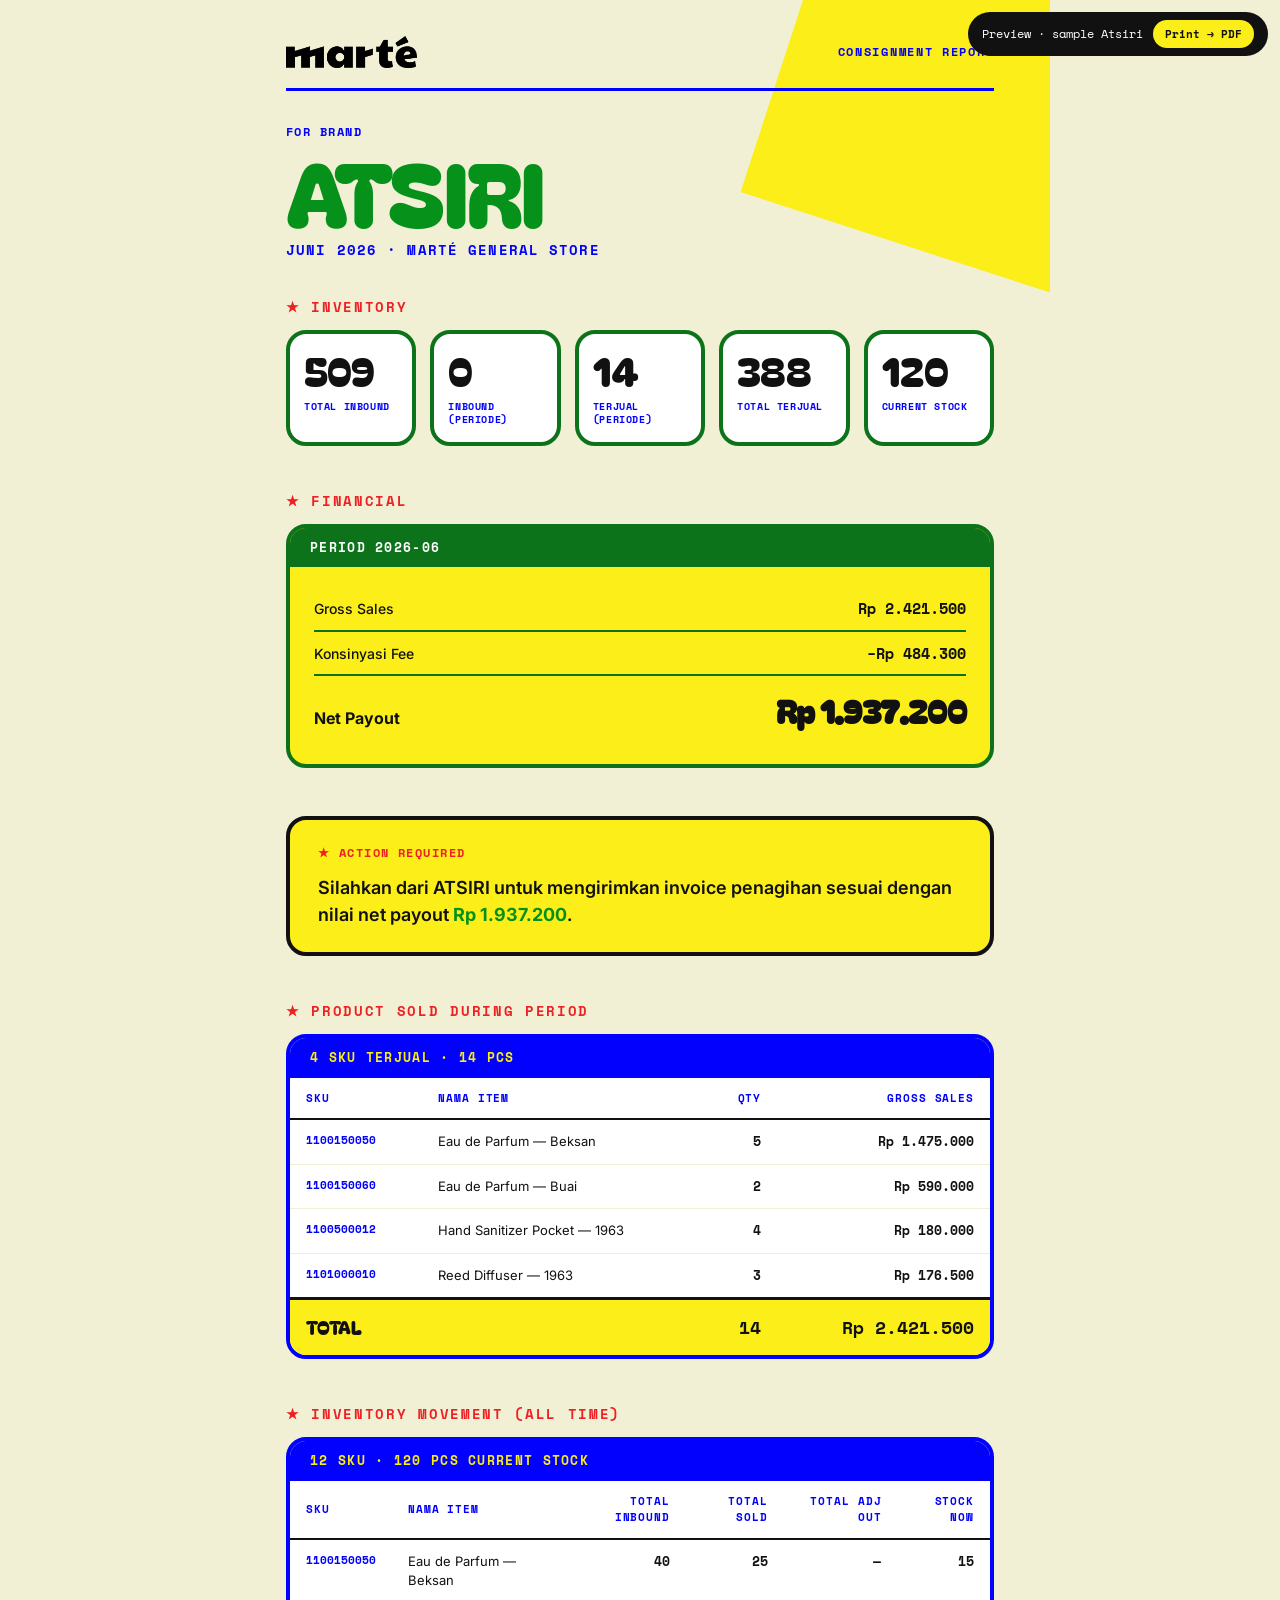
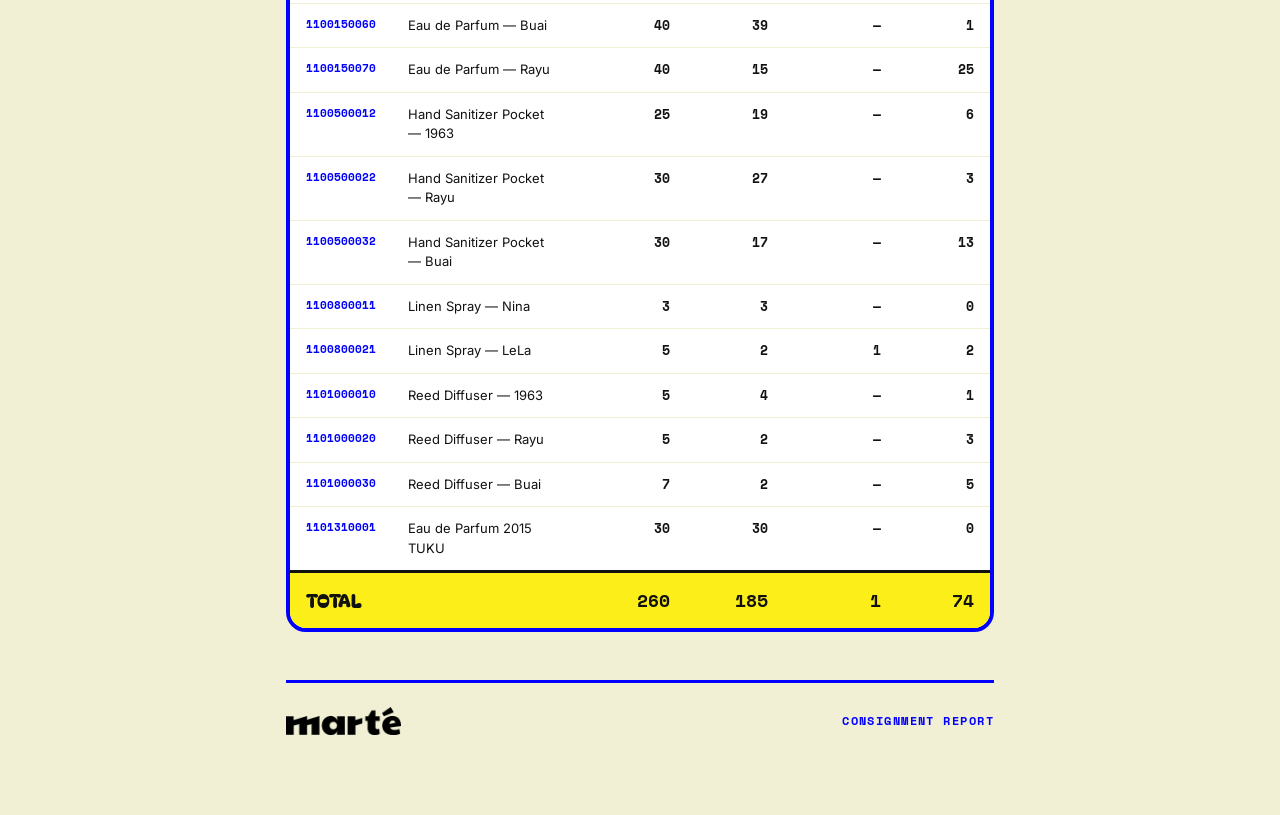
<file: marte-pdf-preview.html>
<!doctype html>
<html lang="id">
<head>
  <meta charset="utf-8">
  <title>Consignment Report · ATSIRI · Juni 2026</title>
  <link rel="preconnect" href="https://fonts.googleapis.com">
  <link rel="preconnect" href="https://fonts.gstatic.com" crossorigin>
  <link href="https://fonts.googleapis.com/css2?family=Bagel+Fat+One&family=Fredoka:wght@400;500;600;700&family=Inter:wght@400;500;600;700&family=Space+Mono:wght@400;700&display=swap" rel="stylesheet">
  <style>
    :root {
      --cream:      #F1F0D4;
      --yellow:     #FCEE18;
      --green:      #06911A;
      --green-deep: #0C731A;
      --blue:       #0201FD;
      --red:        #ED2024;
      --ink:        #111111;
      --white:      #FFFFFF;

      --font-display: "Bagel Fat One", "Fredoka", system-ui, sans-serif;
      --font-mono:    "Space Mono", "JetBrains Mono", monospace;
      --font-body:    "Inter", "Space Grotesk", system-ui, sans-serif;

      --radius: 20px;
      --border: 4px;
    }

    *{ box-sizing: border-box; }
    html, body { margin: 0; padding: 0; background: var(--cream); color: var(--ink); font-family: var(--font-body); font-size: 16px; line-height: 1.5; -webkit-font-smoothing: antialiased; }

    /* Page wrapper — mimic the deck 16:9 vibe but in portrait-A4-ish flow */
    .page {
      position: relative;
      max-width: 820px;
      margin: 0 auto;
      padding: 36px 56px 80px;
      overflow: hidden;
    }

    /* Top brand bar — Marté logo + report title kicker */
    .brand-bar {
      display: flex;
      align-items: center;
      justify-content: space-between;
      padding-bottom: 20px;
      border-bottom: 3px solid var(--blue);
      margin-bottom: 32px;
      position: relative;
      z-index: 1;
    }
    .brand-bar img {
      height: 32px;
      width: auto;
    }
    .brand-bar .doc-title {
      font-family: var(--font-mono);
      color: var(--blue);
      text-transform: uppercase;
      letter-spacing: 0.14em;
      font-size: 12px;
      font-weight: 700;
    }

    /* Force a fresh page before big tables when printing so the panel
       header doesn't get orphaned at the bottom of a page. */
    .page-break {
      break-before: page;
      page-break-before: always;
    }

    /* Signature diagonal yellow wedge bleeding off the top-right corner. */
    .wedge {
      position: absolute;
      top: -120px;
      right: -120px;
      width: 380px;
      height: 380px;
      background: var(--yellow);
      transform: rotate(18deg);
      z-index: 0;
      pointer-events: none;
    }

    /* ── Header lockup ───────────────────────────────────────────── */
    .kicker {
      font-family: var(--font-mono);
      text-transform: uppercase;
      letter-spacing: 0.12em;
      color: var(--blue);
      font-size: 12px;
      font-weight: 700;
      position: relative;
      z-index: 1;
    }
    h1 {
      font-family: var(--font-display);
      font-weight: 400;
      color: var(--green);
      font-size: 88px;
      line-height: 0.95;
      margin: 8px 0 6px;
      letter-spacing: -0.02em;
      position: relative;
      z-index: 1;
    }
    .h-sub {
      font-family: var(--font-mono);
      color: var(--blue);
      font-size: 14px;
      text-transform: uppercase;
      letter-spacing: 0.08em;
      font-weight: 700;
      position: relative;
      z-index: 1;
      margin-bottom: 40px;
    }

    /* ── Stat row: big number + mono label ───────────────────────── */
    .stat-row {
      display: grid;
      grid-template-columns: repeat(5, 1fr);
      gap: 14px;
      margin-bottom: 48px;
      position: relative;
      z-index: 1;
    }
    .stat {
      background: var(--white);
      border: var(--border) solid var(--green-deep);
      border-radius: var(--radius);
      padding: 16px 14px;
    }
    .stat-num {
      font-family: var(--font-display);
      color: var(--ink);
      font-size: 40px;
      line-height: 1;
      letter-spacing: -0.02em;
    }
    .stat-lbl {
      font-family: var(--font-mono);
      color: var(--blue);
      text-transform: uppercase;
      letter-spacing: 0.06em;
      font-size: 10px;
      font-weight: 700;
      margin-top: 10px;
      line-height: 1.3;
    }

    /* ── Section title — mono red star eyebrow style ─────────────── */
    .section-title {
      font-family: var(--font-mono);
      color: var(--red);
      text-transform: uppercase;
      letter-spacing: 0.12em;
      font-weight: 700;
      font-size: 14px;
      line-height: 1;
      margin: 0 0 16px;
      position: relative;
      z-index: 1;
    }
    .section-title::before { content: "★ "; }

    /* ── Yellow Financial panel — the signature look ─────────────── */
    .panel {
      background: var(--yellow);
      border: var(--border) solid var(--green-deep);
      border-radius: var(--radius);
      overflow: hidden;
      margin-bottom: 48px;
      position: relative;
      z-index: 1;
    }
    .panel-header {
      background: var(--green-deep);
      color: var(--white);
      font-family: var(--font-mono);
      font-weight: 700;
      text-transform: uppercase;
      letter-spacing: 0.1em;
      font-size: 13px;
      padding: 10px 20px;
    }
    .panel-body { padding: 20px 24px; }
    .row {
      display: flex;
      justify-content: space-between;
      align-items: baseline;
      padding: 10px 0;
      border-bottom: 2px solid var(--green-deep);
    }
    .row:last-child { border-bottom: 0; }
    .row .k {
      font-family: var(--font-body);
      color: var(--ink);
      font-size: 14px;
      font-weight: 500;
    }
    .row .v {
      font-family: var(--font-mono);
      color: var(--ink);
      font-weight: 700;
      font-size: 15px;
    }
    .row.big .k { font-size: 16px; font-weight: 700; }
    .row.big .v {
      font-family: var(--font-display);
      font-size: 32px;
      letter-spacing: -0.02em;
    }

    /* ── Action Required — yellow panel with sticker-outlined text */
    .action {
      background: var(--yellow);
      border: var(--border) solid var(--ink);
      border-radius: var(--radius);
      padding: 24px 28px;
      margin-bottom: 48px;
      position: relative;
      z-index: 1;
    }
    .action-eyebrow {
      font-family: var(--font-mono);
      color: var(--red);
      text-transform: uppercase;
      letter-spacing: 0.12em;
      font-size: 12px;
      font-weight: 700;
      margin-bottom: 12px;
    }
    .action-body {
      font-family: var(--font-body);
      font-size: 18px;
      line-height: 1.5;
      color: var(--ink);
      font-weight: 600;
    }
    .action-body .amount { color: var(--green); font-weight: 700; }

    /* ── Per-product table inside a panel with green header bar ─── */
    .sku-panel {
      background: var(--white);
      border: var(--border) solid var(--blue);
      border-radius: var(--radius);
      overflow: hidden;
      margin-bottom: 48px;
      position: relative;
      z-index: 1;
    }
    .sku-panel .panel-header {
      background: var(--blue);
      color: var(--yellow);
    }
    .sku-table { width: 100%; border-collapse: collapse; }
    .sku-table th {
      font-family: var(--font-mono);
      font-size: 11px;
      text-transform: uppercase;
      letter-spacing: 0.08em;
      color: var(--blue);
      font-weight: 700;
      text-align: left;
      padding: 12px 16px;
      border-bottom: 2px solid var(--ink);
    }
    .sku-table th:nth-child(n+3) { text-align: right; }
    .sku-table td {
      padding: 12px 16px;
      border-bottom: 1px solid var(--cream);
      font-size: 13px;
      vertical-align: top;
    }
    .sku-table .sku-code {
      font-family: var(--font-mono);
      font-weight: 700;
      color: var(--blue);
      font-size: 11px;
      white-space: nowrap;
    }
    .sku-table .sku-num {
      font-family: var(--font-mono);
      text-align: right;
      font-weight: 700;
    }
    .sku-table tfoot td {
      background: var(--yellow);
      border-top: 3px solid var(--ink);
      border-bottom: 0;
      font-family: var(--font-display);
      font-weight: 400;
      font-size: 18px;
      padding: 14px 16px;
    }

    /* ── Status sticker chips ────────────────────────────────────── */
    .stickers { display:flex; gap:12px; flex-wrap:wrap; margin-bottom: 64px; position: relative; z-index: 1; }
    .sticker {
      background: var(--yellow);
      border: 3px solid var(--ink);
      border-radius: 999px;
      padding: 8px 18px;
      font-family: var(--font-mono);
      font-weight: 700;
      font-size: 12px;
      text-transform: uppercase;
      letter-spacing: 0.06em;
      color: var(--ink);
      display: inline-flex;
      align-items: center;
      gap: 8px;
    }
    .sticker.muted { background: var(--cream); border-color: var(--green-deep); color: var(--green-deep); }
    .sticker.link { background: var(--red); color: var(--white); border-color: var(--ink); text-decoration: none; }
    .dot { width:8px; height:8px; border-radius:9999px; background: var(--ink); display:inline-block; }
    .muted .dot { background: var(--green-deep); }
    .link .dot { background: var(--white); }

    /* ── Footer lock-up — marté wordmark left, mono label right ── */
    .footer {
      display: flex;
      justify-content: space-between;
      align-items: center;
      padding-top: 24px;
      border-top: 3px solid var(--blue);
      position: relative;
      z-index: 1;
    }
    .footer img { height: 28px; width: auto; }
    .footer-label {
      font-family: var(--font-mono);
      color: var(--blue);
      text-transform: uppercase;
      letter-spacing: 0.12em;
      font-size: 12px;
      font-weight: 700;
    }

    /* Print: remove margins so the cream bleeds to the page edge */
    @page { margin: 0; size: A4; }
    @media print {
      .page { padding: 40px 40px 56px; max-width: 100%; }
      .wedge { display: block; }
    }

    /* Preview-only toolbar that won't be in the actual PDF */
    .preview-bar {
      position: fixed; top: 12px; right: 12px; z-index: 10;
      background: var(--ink); color: var(--white);
      font-family: var(--font-mono); font-size: 12px; padding: 8px 14px;
      border-radius: 9999px; display:flex; gap:10px; align-items:center;
    }
    .preview-bar button {
      background: var(--yellow); color: var(--ink); border: 0; border-radius: 9999px;
      font-family: var(--font-mono); font-weight: 700; font-size: 11px; padding: 6px 12px; cursor: pointer;
    }
    @media print { .preview-bar { display: none; } }
  </style>
</head>
<body>

<div class="preview-bar">
  <span>Preview · sample Atsiri</span>
  <button onclick="window.print()">Print → PDF</button>
</div>

<div class="page">
  <div class="wedge"></div>

  <!-- Brand bar — logo + report name -->
  <div class="brand-bar">
    <img src="assets/logo-marte.png" alt="Marté">
    <div class="doc-title">Consignment Report</div>
  </div>

  <!-- Header lockup -->
  <div class="kicker">For Brand</div>
  <h1>ATSIRI</h1>
  <div class="h-sub">Juni 2026 · Marté General Store</div>

  <!-- Inventory summary: 5 stat blocks -->
  <h2 class="section-title">Inventory</h2>
  <div class="stat-row">
    <div class="stat">
      <div class="stat-num">509</div>
      <div class="stat-lbl">Total Inbound</div>
    </div>
    <div class="stat">
      <div class="stat-num">0</div>
      <div class="stat-lbl">Inbound (Periode)</div>
    </div>
    <div class="stat">
      <div class="stat-num">14</div>
      <div class="stat-lbl">Terjual (Periode)</div>
    </div>
    <div class="stat">
      <div class="stat-num">388</div>
      <div class="stat-lbl">Total Terjual</div>
    </div>
    <div class="stat">
      <div class="stat-num">120</div>
      <div class="stat-lbl">Current Stock</div>
    </div>
  </div>

  <!-- Financial panel -->
  <h2 class="section-title">Financial</h2>
  <div class="panel">
    <div class="panel-header">Period 2026-06</div>
    <div class="panel-body">
      <div class="row">
        <span class="k">Gross Sales</span>
        <span class="v">Rp 2.421.500</span>
      </div>
      <div class="row">
        <span class="k">Konsinyasi Fee</span>
        <span class="v">−Rp 484.300</span>
      </div>
      <div class="row big">
        <span class="k">Net Payout</span>
        <span class="v">Rp 1.937.200</span>
      </div>
    </div>
  </div>

  <!-- Action Required — the signature black-on-yellow + sticker-outlined call -->
  <div class="action">
    <div class="action-eyebrow">★ Action Required</div>
    <div class="action-body">
      Silahkan dari ATSIRI untuk mengirimkan invoice penagihan sesuai dengan nilai net payout
      <span class="amount">Rp 1.937.200</span>.
    </div>
  </div>

  <!-- Table 1: Product sold during period — fresh page so the header isn't orphaned -->
  <h2 class="section-title page-break">Product Sold During Period</h2>
  <div class="sku-panel">
    <div class="panel-header">4 SKU TERJUAL · 14 PCS</div>
    <table class="sku-table">
      <thead>
        <tr>
          <th>SKU</th>
          <th>Nama Item</th>
          <th>Qty</th>
          <th>Gross Sales</th>
        </tr>
      </thead>
      <tbody>
        <tr>
          <td class="sku-code">1100150050</td>
          <td>Eau de Parfum — Beksan</td>
          <td class="sku-num">5</td>
          <td class="sku-num">Rp 1.475.000</td>
        </tr>
        <tr>
          <td class="sku-code">1100150060</td>
          <td>Eau de Parfum — Buai</td>
          <td class="sku-num">2</td>
          <td class="sku-num">Rp 590.000</td>
        </tr>
        <tr>
          <td class="sku-code">1100500012</td>
          <td>Hand Sanitizer Pocket — 1963</td>
          <td class="sku-num">4</td>
          <td class="sku-num">Rp 180.000</td>
        </tr>
        <tr>
          <td class="sku-code">1101000010</td>
          <td>Reed Diffuser — 1963</td>
          <td class="sku-num">3</td>
          <td class="sku-num">Rp 176.500</td>
        </tr>
      </tbody>
      <tfoot>
        <tr>
          <td colspan="2">TOTAL</td>
          <td class="sku-num">14</td>
          <td class="sku-num">Rp 2.421.500</td>
        </tr>
      </tfoot>
    </table>
  </div>

  <!-- Table 2: Inventory movement — ALL TIME totals -->
  <h2 class="section-title page-break">Inventory Movement (All Time)</h2>
  <div class="sku-panel">
    <div class="panel-header">12 SKU · 120 PCS CURRENT STOCK</div>
    <table class="sku-table">
      <thead>
        <tr>
          <th>SKU</th>
          <th>Nama Item</th>
          <th>Total Inbound</th>
          <th>Total Sold</th>
          <th>Total Adj OUT</th>
          <th>Stock Now</th>
        </tr>
      </thead>
      <tbody>
        <tr>
          <td class="sku-code">1100150050</td>
          <td>Eau de Parfum — Beksan</td>
          <td class="sku-num">40</td>
          <td class="sku-num">25</td>
          <td class="sku-num">—</td>
          <td class="sku-num">15</td>
        </tr>
        <tr>
          <td class="sku-code">1100150060</td>
          <td>Eau de Parfum — Buai</td>
          <td class="sku-num">40</td>
          <td class="sku-num">39</td>
          <td class="sku-num">—</td>
          <td class="sku-num">1</td>
        </tr>
        <tr>
          <td class="sku-code">1100150070</td>
          <td>Eau de Parfum — Rayu</td>
          <td class="sku-num">40</td>
          <td class="sku-num">15</td>
          <td class="sku-num">—</td>
          <td class="sku-num">25</td>
        </tr>
        <tr>
          <td class="sku-code">1100500012</td>
          <td>Hand Sanitizer Pocket — 1963</td>
          <td class="sku-num">25</td>
          <td class="sku-num">19</td>
          <td class="sku-num">—</td>
          <td class="sku-num">6</td>
        </tr>
        <tr>
          <td class="sku-code">1100500022</td>
          <td>Hand Sanitizer Pocket — Rayu</td>
          <td class="sku-num">30</td>
          <td class="sku-num">27</td>
          <td class="sku-num">—</td>
          <td class="sku-num">3</td>
        </tr>
        <tr>
          <td class="sku-code">1100500032</td>
          <td>Hand Sanitizer Pocket — Buai</td>
          <td class="sku-num">30</td>
          <td class="sku-num">17</td>
          <td class="sku-num">—</td>
          <td class="sku-num">13</td>
        </tr>
        <tr>
          <td class="sku-code">1100800011</td>
          <td>Linen Spray — Nina</td>
          <td class="sku-num">3</td>
          <td class="sku-num">3</td>
          <td class="sku-num">—</td>
          <td class="sku-num">0</td>
        </tr>
        <tr>
          <td class="sku-code">1100800021</td>
          <td>Linen Spray — LeLa</td>
          <td class="sku-num">5</td>
          <td class="sku-num">2</td>
          <td class="sku-num">1</td>
          <td class="sku-num">2</td>
        </tr>
        <tr>
          <td class="sku-code">1101000010</td>
          <td>Reed Diffuser — 1963</td>
          <td class="sku-num">5</td>
          <td class="sku-num">4</td>
          <td class="sku-num">—</td>
          <td class="sku-num">1</td>
        </tr>
        <tr>
          <td class="sku-code">1101000020</td>
          <td>Reed Diffuser — Rayu</td>
          <td class="sku-num">5</td>
          <td class="sku-num">2</td>
          <td class="sku-num">—</td>
          <td class="sku-num">3</td>
        </tr>
        <tr>
          <td class="sku-code">1101000030</td>
          <td>Reed Diffuser — Buai</td>
          <td class="sku-num">7</td>
          <td class="sku-num">2</td>
          <td class="sku-num">—</td>
          <td class="sku-num">5</td>
        </tr>
        <tr>
          <td class="sku-code">1101310001</td>
          <td>Eau de Parfum 2015 TUKU</td>
          <td class="sku-num">30</td>
          <td class="sku-num">30</td>
          <td class="sku-num">—</td>
          <td class="sku-num">0</td>
        </tr>
      </tbody>
      <tfoot>
        <tr>
          <td colspan="2">TOTAL</td>
          <td class="sku-num">260</td>
          <td class="sku-num">185</td>
          <td class="sku-num">1</td>
          <td class="sku-num">74</td>
        </tr>
      </tfoot>
    </table>
  </div>

  <!-- Footer lock-up -->
  <div class="footer">
    <img src="assets/logo-marte.png" alt="Marté">
    <span class="footer-label">Consignment Report</span>
  </div>

</div>

</body>
</html>
</file>
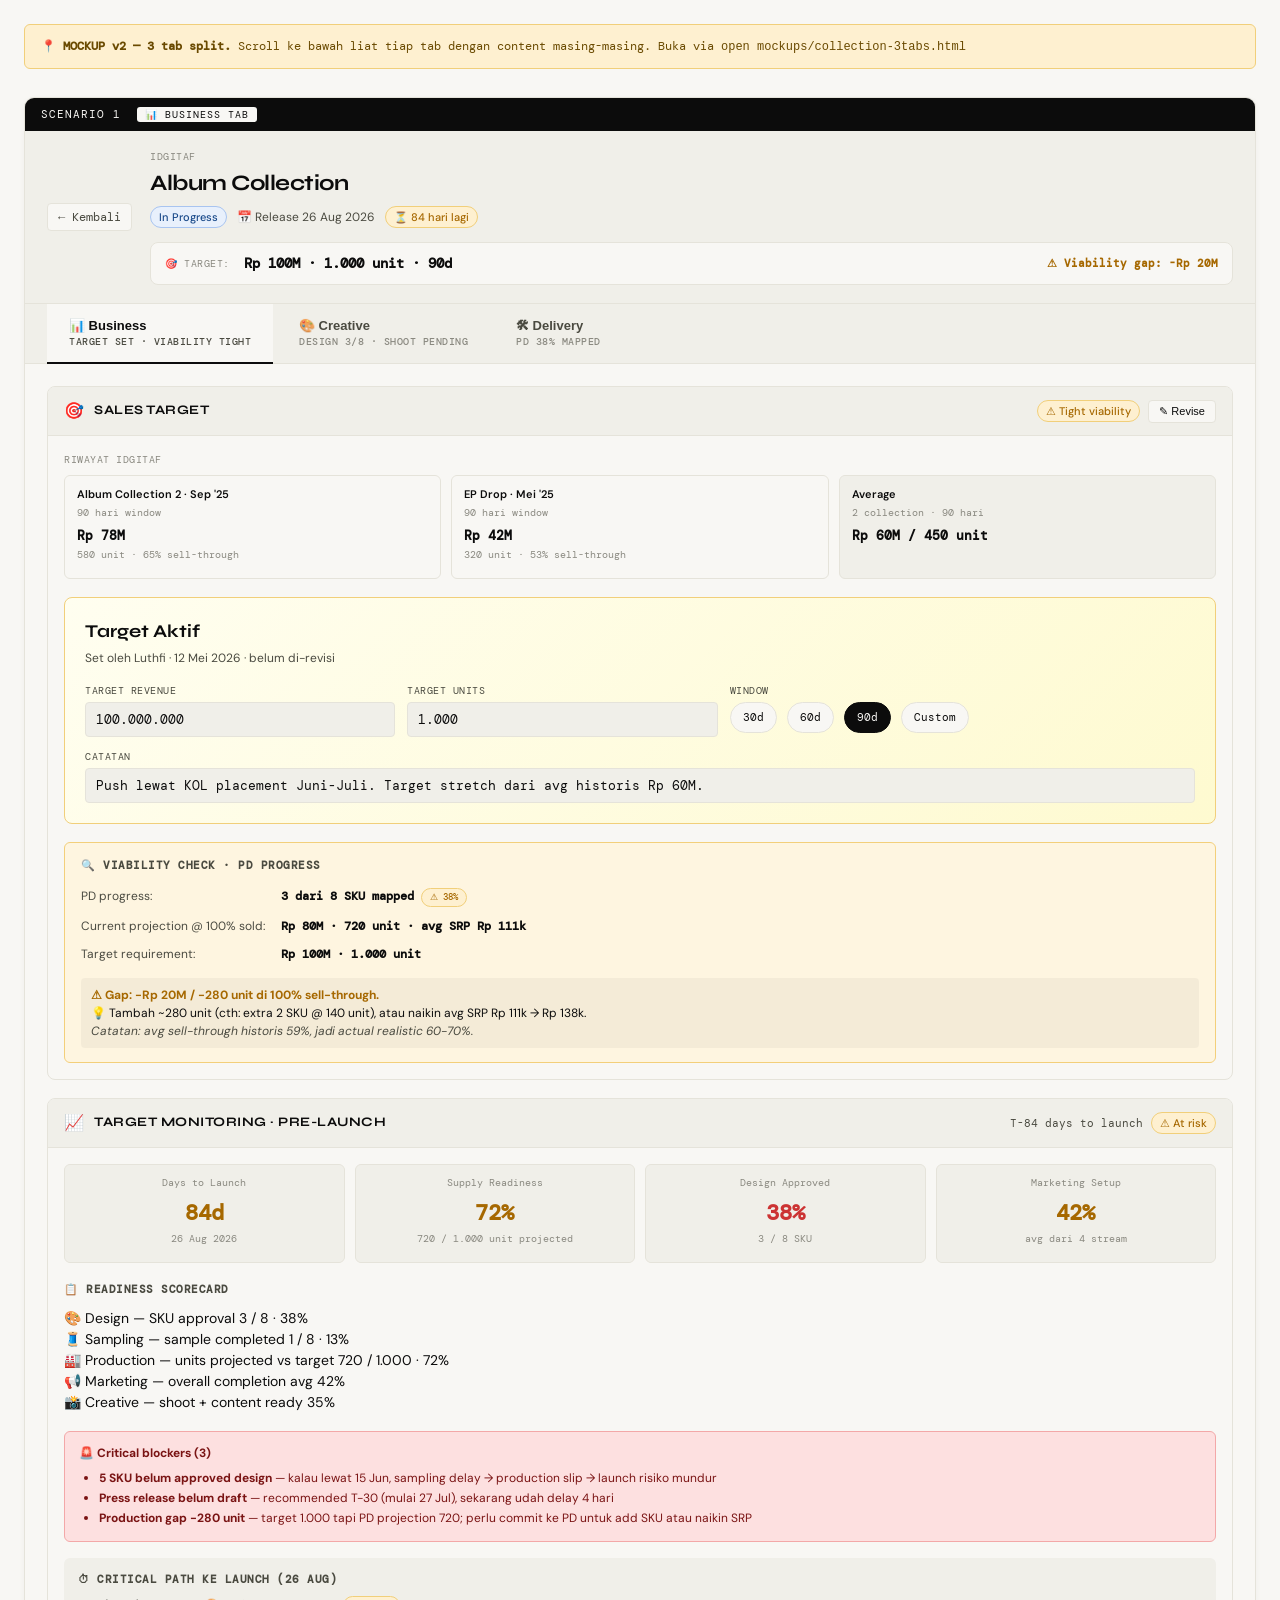
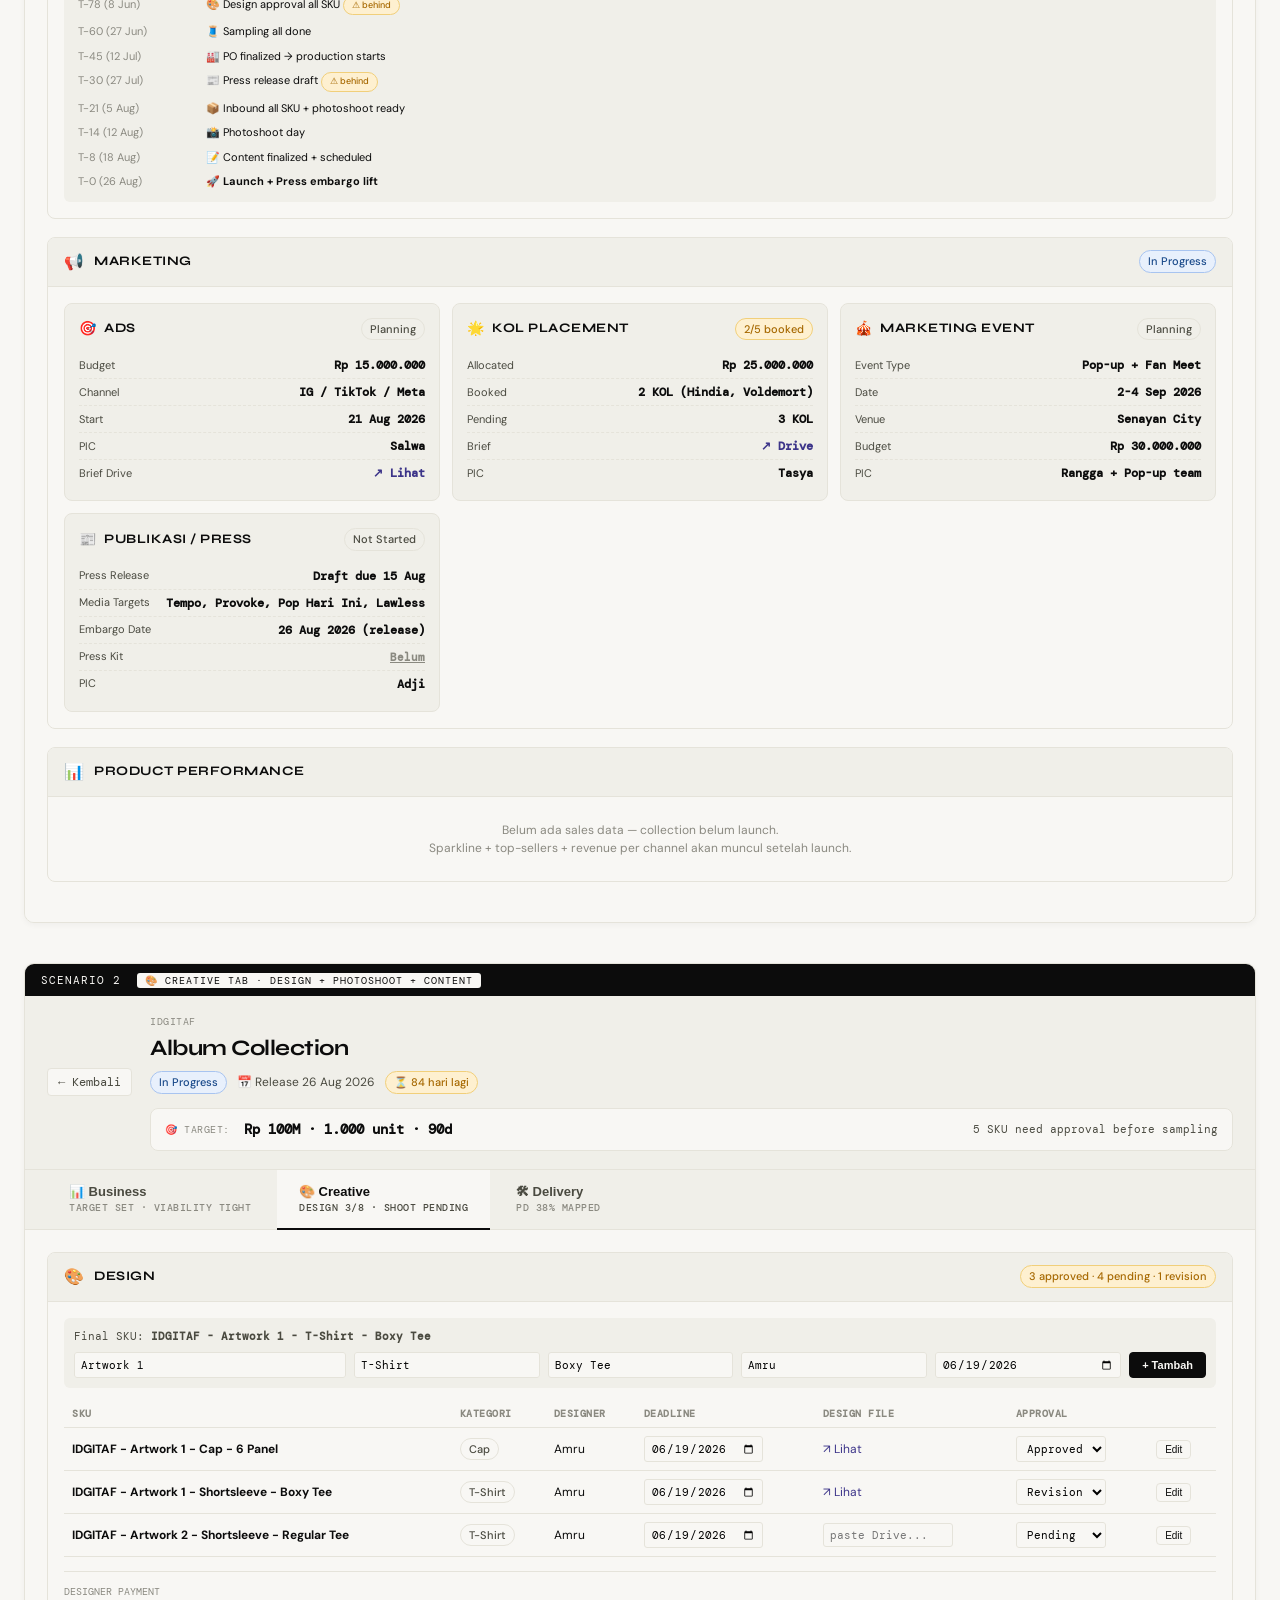
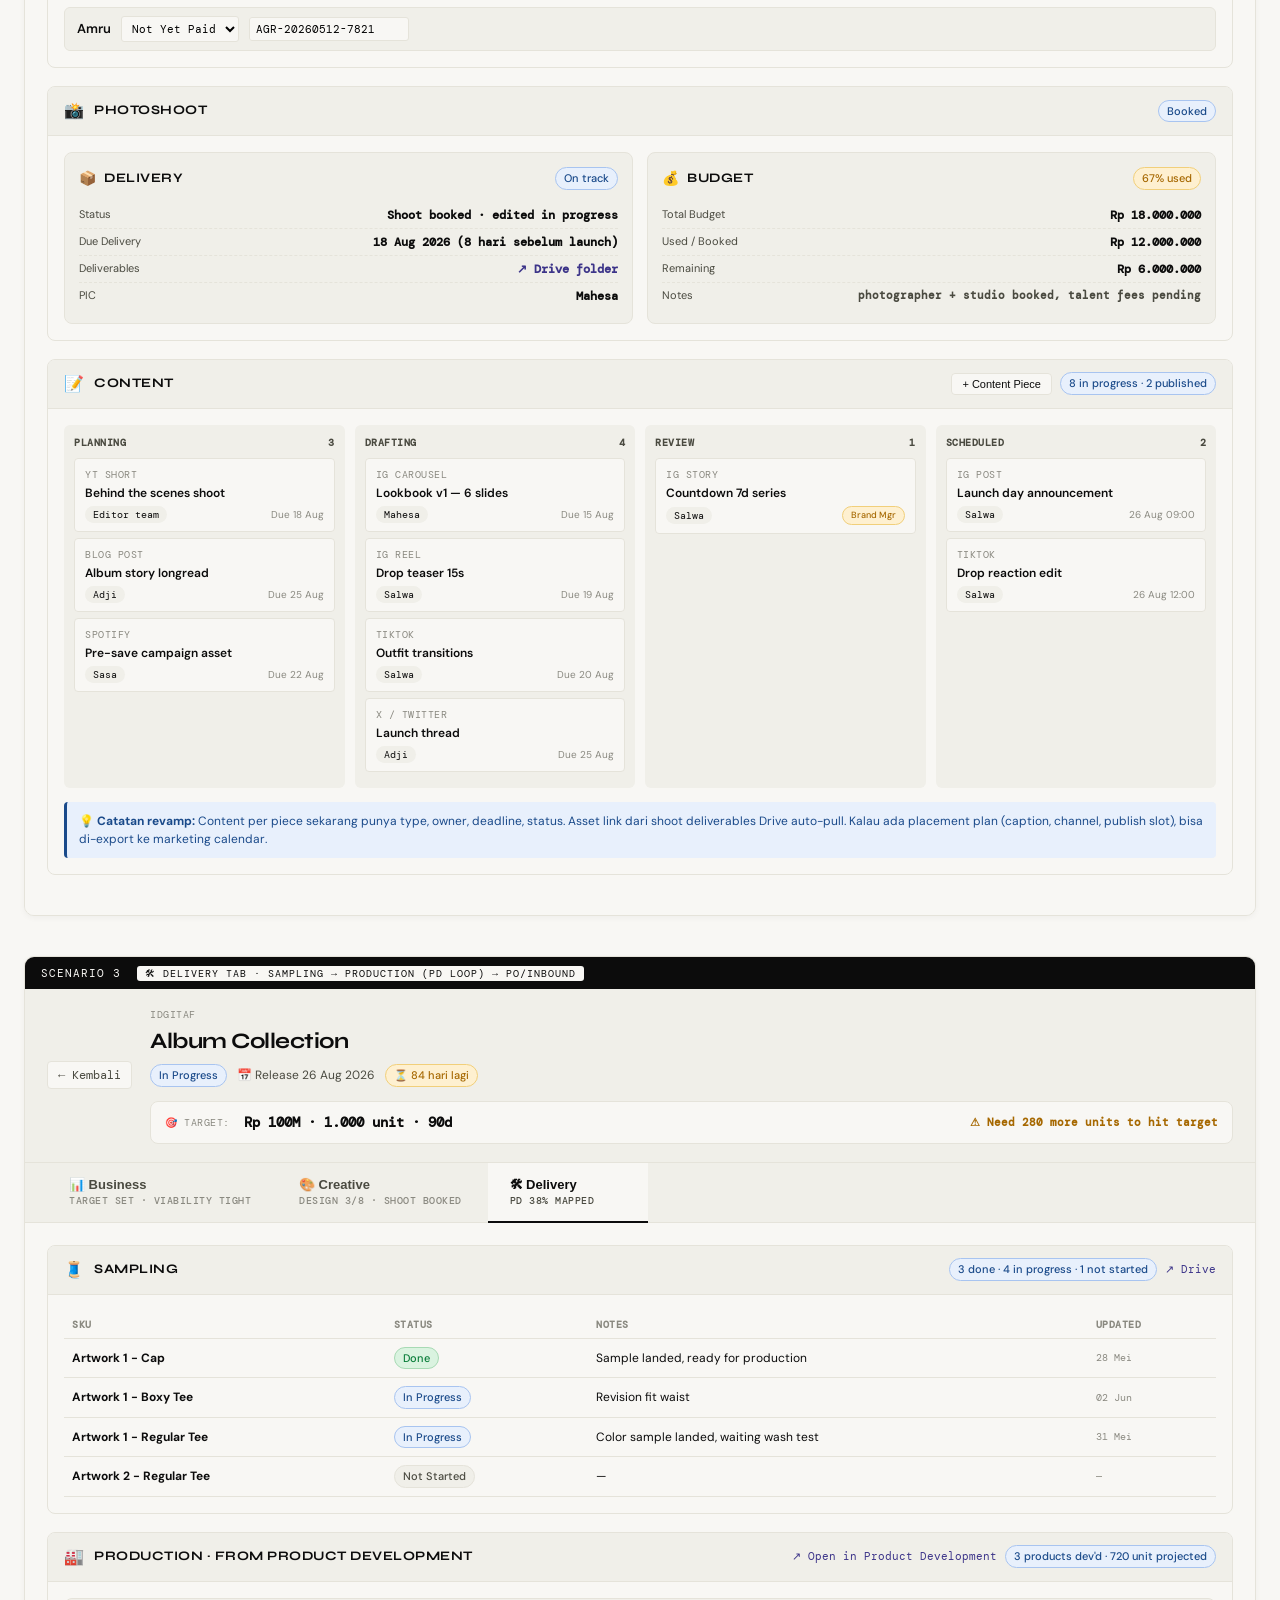
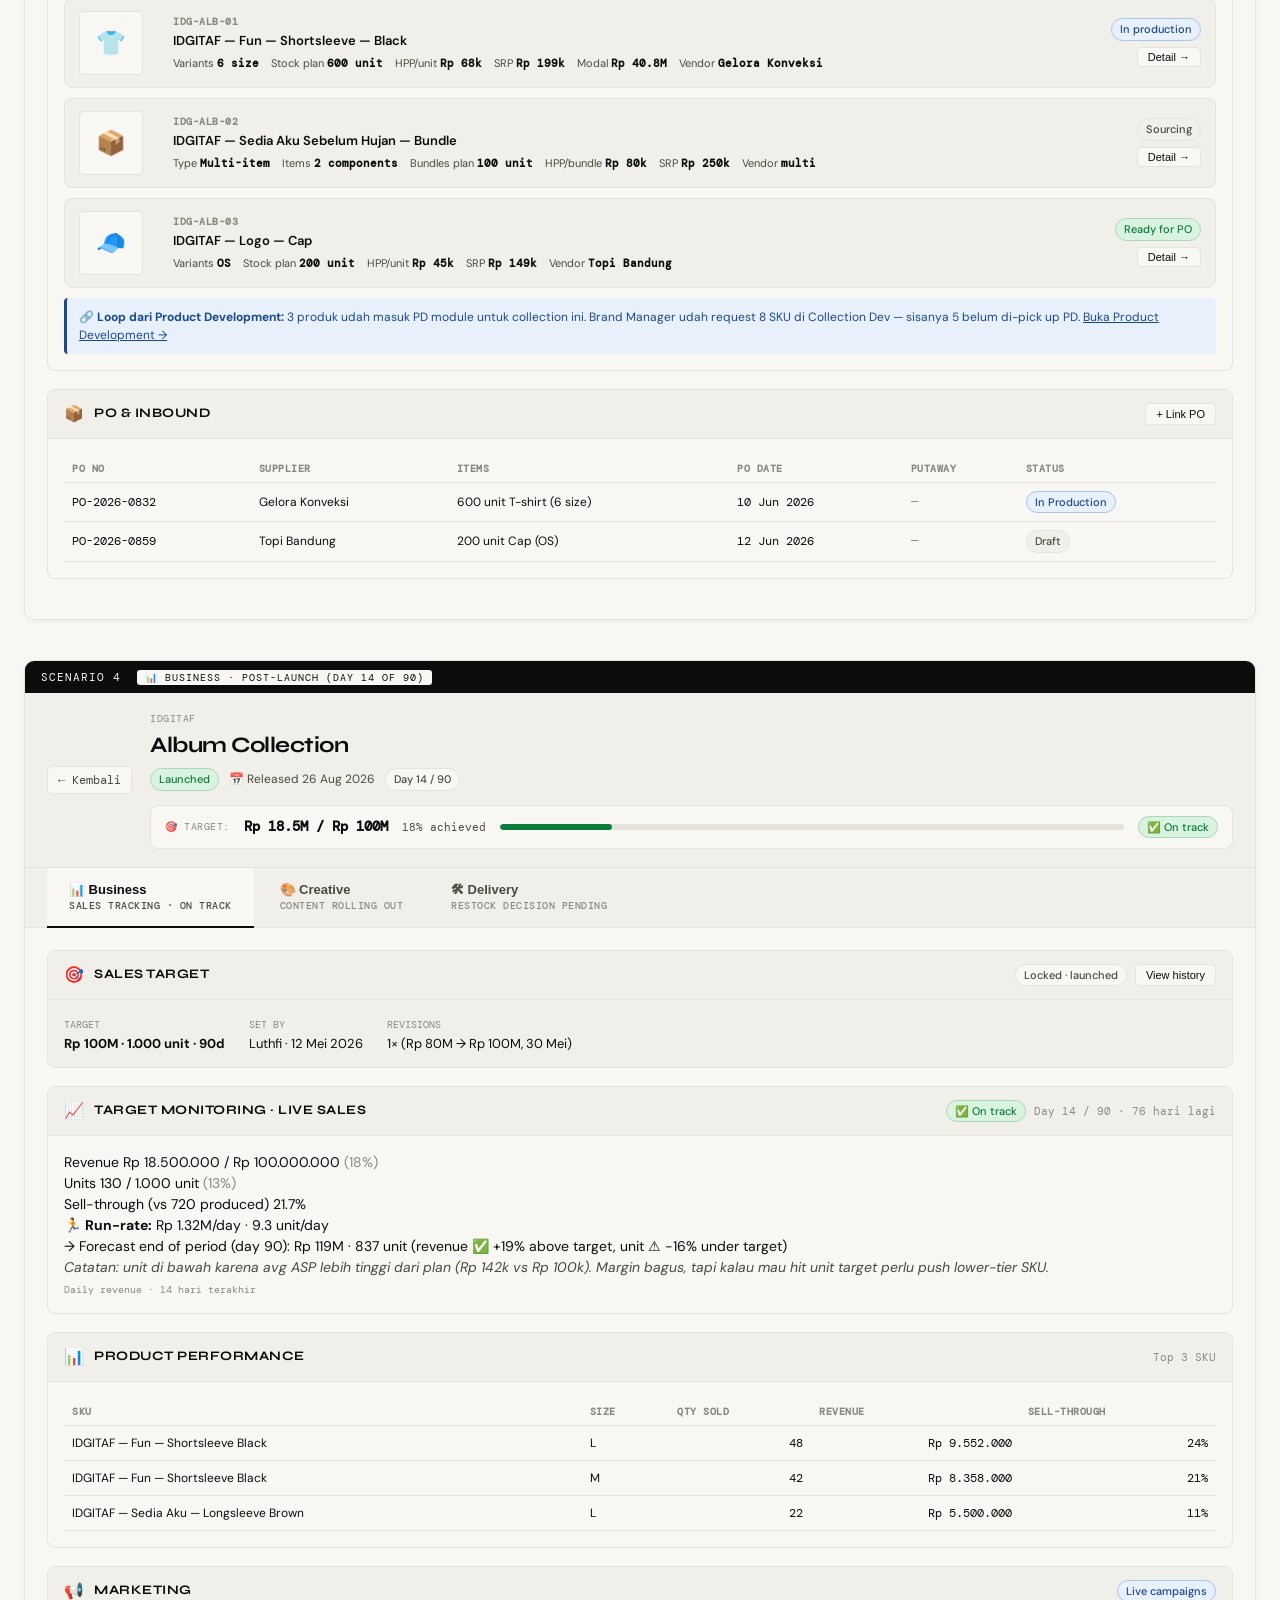
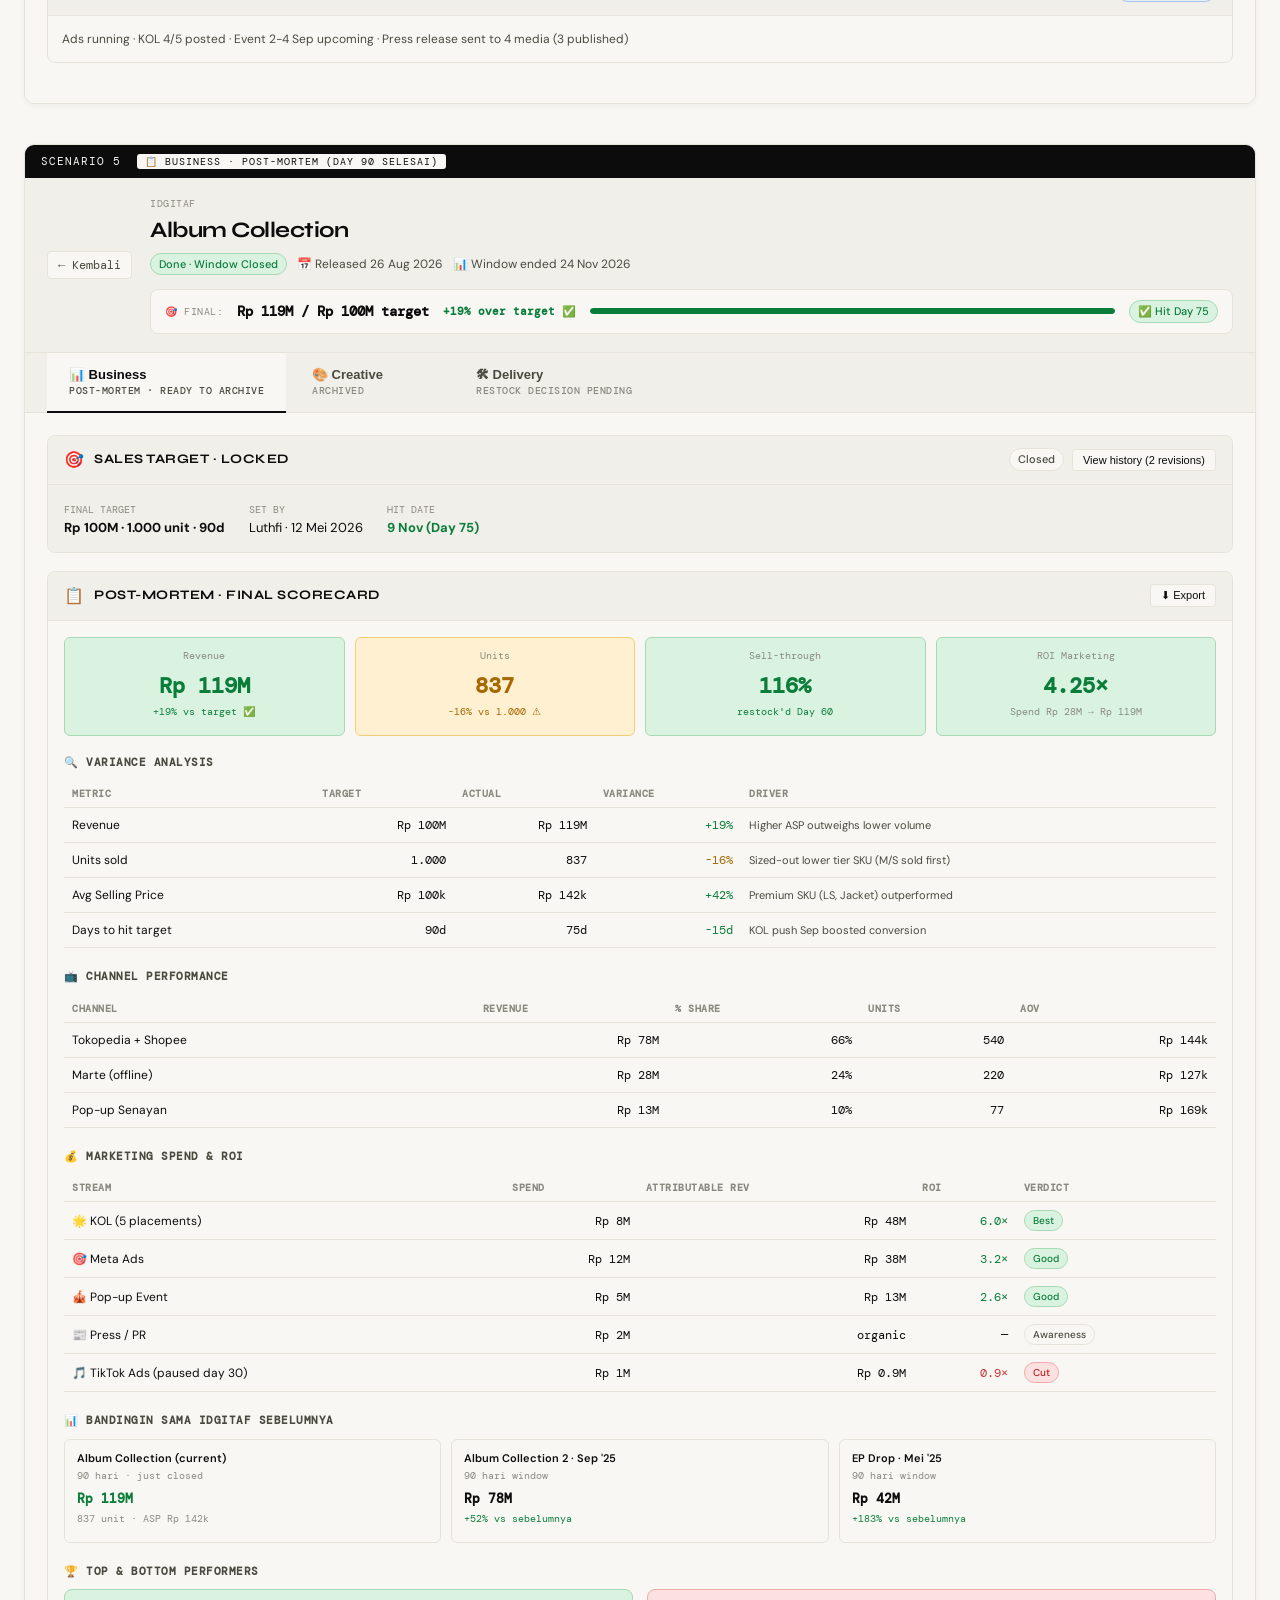
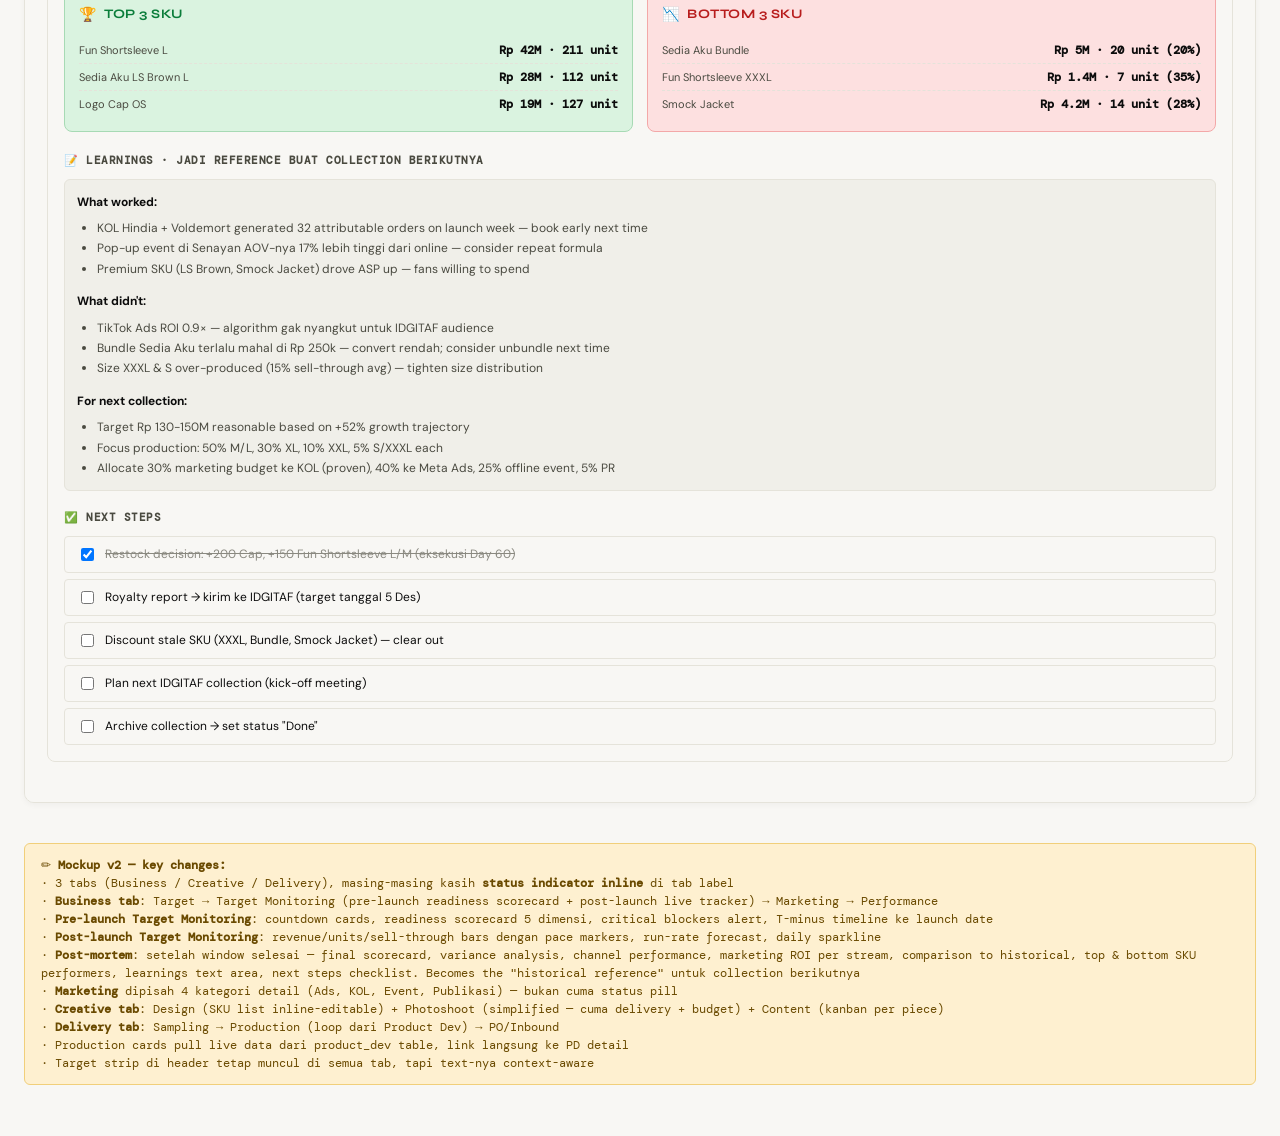
<file: mockups/collection-3tabs.html>
<!DOCTYPE html>
<html lang="id">
<head>
<meta charset="UTF-8">
<title>Mockup v2 — Collection Detail (Business / Creative / Delivery)</title>
<link href="https://fonts.googleapis.com/css2?family=Syne:wght@400;700;800&family=DM+Sans:wght@300;400;500;700&family=DM+Mono:wght@300;400;500&display=swap" rel="stylesheet">
<style>
  :root {
    --black: #0c0c0c;
    --white: #f8f7f4;
    --off: #f0efe9;
    --g100: #e5e3da;
    --g200: #d4d3cb;
    --g400: #8a8980;
    --g600: #4a4a40;
    --mono: 'DM Mono', monospace;
    --sans: 'DM Sans', sans-serif;
    --syne: 'Syne', serif;
    --green: #0a7d3a;
    --red: #c33;
    --orange: #a66800;
    --blue: #3C3489;
  }
  * { box-sizing: border-box; }
  body {
    margin: 0;
    padding: 24px;
    background: var(--white);
    font-family: var(--sans);
    color: var(--black);
    font-size: 14px;
    line-height: 1.5;
  }
  .notice {
    max-width: 1280px;
    margin: 0 auto 28px;
    padding: 12px 16px;
    background: #fef0d0;
    border: 1px solid #f1cf7a;
    border-radius: 6px;
    font-family: var(--mono);
    font-size: 12px;
    color: #6a4a00;
  }
  .notice b { font-weight: 600; }
  .scenario {
    max-width: 1280px;
    margin: 0 auto 40px;
    background: var(--white);
    border: 1px solid var(--g100);
    border-radius: 10px;
    overflow: hidden;
    box-shadow: 0 2px 6px rgba(0,0,0,0.04);
  }
  .scenario-label {
    background: var(--black);
    color: var(--white);
    padding: 8px 16px;
    font-family: var(--mono);
    font-size: 11px;
    text-transform: uppercase;
    letter-spacing: 1px;
  }
  .scenario-label .tag {
    background: var(--white);
    color: var(--black);
    padding: 1px 8px;
    border-radius: 3px;
    margin-left: 8px;
    font-size: 10px;
  }
  /* Page header */
  .page-header-mock {
    padding: 18px 22px;
    background: var(--off);
    border-bottom: 1px solid var(--g100);
    display: flex;
    align-items: center;
    gap: 18px;
    flex-wrap: wrap;
  }
  .back-link {
    color: var(--g600);
    font-size: 12px;
    text-decoration: none;
    font-family: var(--mono);
    padding: 4px 10px;
    border: 1px solid var(--g100);
    border-radius: 4px;
    background: var(--white);
  }
  .ph-main { flex: 1; min-width: 280px; }
  .ip-label {
    font-family: var(--mono);
    font-size: 10px;
    color: var(--g400);
    text-transform: uppercase;
    letter-spacing: 0.5px;
    margin-bottom: 3px;
  }
  .col-name {
    font-family: var(--syne);
    font-size: 22px;
    font-weight: 700;
    letter-spacing: -0.5px;
  }
  .ph-meta {
    display: flex;
    align-items: center;
    gap: 10px;
    flex-wrap: wrap;
    margin-top: 6px;
    font-size: 12px;
    color: var(--g600);
  }
  .pill {
    display: inline-block;
    padding: 2px 8px;
    border-radius: 99px;
    font-size: 11px;
    font-weight: 500;
    border: 1px solid;
  }
  .pill-active   { background: #daf3e0; color: #0a7d3a; border-color: #a7dab4; }
  .pill-progress { background: #e8f0fc; color: #1a4a8a; border-color: #a8c4f0; }
  .pill-draft    { background: var(--off); color: var(--g600); border-color: var(--g100); }
  .pill-warn     { background: #fef0d0; color: #a66800; border-color: #f1cf7a; }
  .pill-urgent   { background: #fde0e0; color: #b81d1d; border-color: #f3a8a8; }
  .pill-info     { background: var(--white); color: var(--g600); border-color: var(--g100); }
  .target-strip {
    width: 100%;
    margin-top: 14px;
    padding: 10px 14px;
    border-radius: 8px;
    background: var(--white);
    border: 1px solid var(--g100);
    display: flex;
    align-items: center;
    gap: 14px;
    flex-wrap: wrap;
  }
  .target-strip .lbl {
    font-family: var(--mono);
    font-size: 10px;
    color: var(--g400);
    text-transform: uppercase;
    letter-spacing: 0.5px;
  }
  .target-strip .val {
    font-family: var(--mono);
    font-weight: 600;
    color: var(--black);
  }
  .target-strip .bar {
    flex: 1;
    height: 6px;
    background: var(--g100);
    border-radius: 99px;
    overflow: hidden;
    min-width: 140px;
  }
  .target-strip .bar > span {
    display: block;
    height: 100%;
    border-radius: 99px;
  }
  /* Tabs (now 3) */
  .tabs {
    background: var(--off);
    padding: 0 22px;
    border-bottom: 1px solid var(--g100);
    display: flex;
    gap: 4px;
  }
  .tab {
    padding: 14px 22px;
    margin-bottom: -1px;
    border-bottom: 2px solid transparent;
    font-size: 13px;
    font-weight: 500;
    color: var(--g600);
    cursor: pointer;
    background: transparent;
    border-left: 0;
    border-right: 0;
    border-top: 0;
    display: flex;
    flex-direction: column;
    align-items: flex-start;
    gap: 2px;
    min-width: 160px;
  }
  .tab .tname {
    display: flex;
    align-items: center;
    gap: 6px;
    font-weight: 600;
  }
  .tab .tstatus {
    font-family: var(--mono);
    font-size: 10px;
    color: var(--g400);
    text-transform: uppercase;
    letter-spacing: 0.5px;
  }
  .tab.active {
    color: var(--black);
    border-bottom-color: var(--black);
    background: var(--white);
  }
  .tab.active .tstatus { color: var(--g600); }
  /* Content */
  .tab-content {
    padding: 22px;
    background: var(--white);
  }
  /* Section */
  .sec {
    margin-bottom: 18px;
    border: 1px solid var(--g100);
    border-radius: 8px;
    background: var(--white);
    overflow: hidden;
  }
  .sec-head {
    display: flex;
    align-items: center;
    gap: 10px;
    padding: 12px 16px;
    background: var(--off);
    border-bottom: 1px solid var(--g100);
  }
  .sec-head .icon { font-size: 16px; }
  .sec-head .title {
    font-family: var(--syne);
    font-size: 13px;
    font-weight: 700;
    text-transform: uppercase;
    letter-spacing: 0.5px;
    color: var(--black);
  }
  .sec-head .right { margin-left: auto; display: flex; gap: 8px; align-items: center; }
  .sec-body { padding: 16px; }
  /* Target hero */
  .target-hero {
    background: linear-gradient(135deg, #fffef0 0%, #fefad0 100%);
    border: 1px solid #f1cf7a;
    padding: 20px;
    border-radius: 8px;
  }
  .target-hero .h {
    font-family: var(--syne);
    font-size: 18px;
    font-weight: 700;
    margin-bottom: 4px;
  }
  .target-hero .sub {
    color: var(--g600);
    font-size: 12px;
    margin-bottom: 16px;
  }
  /* Reference cards */
  .ref-grid {
    display: grid;
    grid-template-columns: repeat(auto-fit, minmax(200px, 1fr));
    gap: 10px;
    margin-bottom: 16px;
  }
  .ref-card {
    background: var(--white);
    border: 1px solid var(--g100);
    border-radius: 6px;
    padding: 10px 12px;
  }
  .ref-card .nm { font-size: 11px; font-weight: 600; color: var(--black); margin-bottom: 2px; }
  .ref-card .meta { font-size: 10px; color: var(--g400); font-family: var(--mono); margin-bottom: 6px; }
  .ref-card .v { font-family: var(--mono); font-size: 13px; font-weight: 700; }
  /* Form */
  .form-row {
    display: grid;
    grid-template-columns: 1fr 1fr 1.5fr;
    gap: 12px;
    margin-bottom: 12px;
  }
  .fg label {
    display: block;
    font-family: var(--mono);
    font-size: 10px;
    text-transform: uppercase;
    letter-spacing: 0.5px;
    color: var(--g600);
    margin-bottom: 4px;
  }
  .fg input, .fg select, .fg textarea {
    width: 100%;
    padding: 8px 10px;
    font-family: var(--mono);
    font-size: 13px;
    border: 1px solid var(--g100);
    border-radius: 4px;
    background: var(--white);
    color: var(--black);
  }
  .radio-group {
    display: flex;
    gap: 10px;
    align-items: center;
  }
  .radio-pill {
    padding: 6px 12px;
    background: var(--white);
    border: 1px solid var(--g100);
    border-radius: 99px;
    font-family: var(--mono);
    font-size: 11px;
    cursor: pointer;
  }
  .radio-pill.active {
    background: var(--black);
    color: var(--white);
    border-color: var(--black);
  }
  .btn-primary {
    background: var(--black);
    color: var(--white);
    border: 1px solid var(--black);
    border-radius: 4px;
    padding: 8px 16px;
    font-size: 12px;
    font-weight: 600;
    cursor: pointer;
  }
  .btn-ghost {
    background: var(--white);
    color: var(--black);
    border: 1px solid var(--g100);
    border-radius: 4px;
    padding: 8px 14px;
    font-size: 12px;
    cursor: pointer;
  }
  /* Viability */
  .viability {
    margin-top: 18px;
    padding: 14px 16px;
    border-radius: 6px;
    background: var(--white);
    border: 1px solid var(--g100);
  }
  .viability.tight { background: #fef5e0; border-color: #f3cf7a; }
  .viability.good  { background: #e8f7ec; border-color: #a7dab4; }
  .viability h4 {
    margin: 0 0 8px;
    font-family: var(--mono);
    font-size: 11px;
    text-transform: uppercase;
    letter-spacing: 0.5px;
    color: var(--g600);
  }
  .viability table { width: 100%; border-collapse: collapse; font-size: 12px; }
  .viability td { padding: 5px 0; vertical-align: top; }
  .viability td:first-child { color: var(--g600); width: 200px; }
  .viability td:nth-child(2) { font-family: var(--mono); font-weight: 600; }
  .viability .gap {
    margin-top: 10px;
    padding: 8px 10px;
    border-radius: 4px;
    background: rgba(0,0,0,0.04);
    font-size: 12px;
  }
  /* Compact table */
  .ct { width: 100%; border-collapse: collapse; font-size: 12px; }
  .ct th {
    text-align: left;
    padding: 6px 8px;
    border-bottom: 1px solid var(--g100);
    font-family: var(--mono);
    font-size: 10px;
    text-transform: uppercase;
    letter-spacing: 0.5px;
    color: var(--g400);
  }
  .ct td {
    padding: 8px 8px;
    border-bottom: 1px solid var(--g100);
    vertical-align: middle;
  }
  .ct td.mono { font-family: var(--mono); }
  .ct td.r { text-align: right; }
  .inline-input {
    padding: 4px 6px;
    border: 1px solid var(--g100);
    border-radius: 3px;
    font-family: var(--mono);
    font-size: 11px;
    background: var(--white);
  }
  /* Marketing big tile (for Ads/Event/Publikasi/KOL) */
  .mkt-row {
    display: grid;
    grid-template-columns: repeat(auto-fit, minmax(280px, 1fr));
    gap: 12px;
  }
  .mkt-big {
    background: var(--off);
    border: 1px solid var(--g100);
    border-radius: 8px;
    padding: 14px;
  }
  .mkt-big .mh {
    display: flex;
    align-items: center;
    gap: 8px;
    margin-bottom: 12px;
  }
  .mkt-big .mh .nm {
    font-family: var(--syne);
    font-size: 13px;
    font-weight: 700;
    text-transform: uppercase;
    letter-spacing: 0.5px;
  }
  .mkt-big .mrow {
    display: flex;
    justify-content: space-between;
    align-items: center;
    padding: 4px 0;
    font-size: 12px;
  }
  .mkt-big .mrow:not(:last-child) { border-bottom: 1px dashed var(--g100); }
  .mkt-big .mrow .l { color: var(--g600); font-size: 11px; }
  .mkt-big .mrow .v { font-family: var(--mono); font-weight: 600; }
  /* Photoshoot card */
  .ps-card {
    background: var(--off);
    border-radius: 8px;
    padding: 16px;
    border: 1px solid var(--g100);
  }
  .ps-card .pscol {
    display: grid;
    grid-template-columns: 180px 1fr;
    gap: 10px 18px;
    align-items: center;
    font-size: 12px;
  }
  .ps-card .pscol .l {
    font-family: var(--mono);
    font-size: 10px;
    text-transform: uppercase;
    letter-spacing: 0.5px;
    color: var(--g400);
  }
  /* Content kanban */
  .ck-grid {
    display: grid;
    grid-template-columns: repeat(4, 1fr);
    gap: 10px;
  }
  .ck-col {
    background: var(--off);
    border-radius: 6px;
    padding: 10px;
    min-height: 200px;
  }
  .ck-col h5 {
    margin: 0 0 8px;
    font-family: var(--mono);
    font-size: 10px;
    text-transform: uppercase;
    letter-spacing: 0.5px;
    color: var(--g600);
    display: flex;
    justify-content: space-between;
  }
  .ck-card {
    background: var(--white);
    border: 1px solid var(--g100);
    border-radius: 4px;
    padding: 8px 10px;
    margin-bottom: 6px;
    font-size: 12px;
  }
  .ck-card .ctype {
    font-family: var(--mono);
    font-size: 10px;
    color: var(--g400);
    text-transform: uppercase;
    letter-spacing: 0.5px;
  }
  .ck-card .ctitle { font-weight: 600; margin: 2px 0 4px; }
  .ck-card .cmeta {
    display: flex;
    justify-content: space-between;
    align-items: center;
    margin-top: 4px;
  }
  .ck-card .cowner {
    background: var(--off);
    border-radius: 99px;
    padding: 1px 8px;
    font-size: 10px;
    font-family: var(--mono);
  }
  /* Production loop card */
  .prod-card {
    background: var(--off);
    border: 1px solid var(--g100);
    border-radius: 8px;
    padding: 12px 14px;
    margin-bottom: 10px;
    display: grid;
    grid-template-columns: 80px 1fr auto;
    gap: 14px;
    align-items: center;
  }
  .prod-card .thumb {
    width: 64px;
    height: 64px;
    background: var(--white);
    border: 1px solid var(--g100);
    border-radius: 4px;
    display: flex;
    align-items: center;
    justify-content: center;
    font-size: 24px;
  }
  .prod-card .info .code {
    font-family: var(--mono);
    font-size: 10px;
    color: var(--g400);
    letter-spacing: 0.5px;
    font-weight: 600;
  }
  .prod-card .info .name {
    font-size: 13px;
    font-weight: 600;
    margin: 2px 0 4px;
  }
  .prod-card .info .meta {
    display: flex;
    gap: 12px;
    font-size: 11px;
    color: var(--g600);
  }
  .prod-card .info .meta .mono { font-family: var(--mono); font-weight: 600; color: var(--black); }
  .prod-card .actions {
    display: flex;
    flex-direction: column;
    align-items: flex-end;
    gap: 6px;
  }
  /* Sampling row simpler */
  .help {
    margin-top: 12px;
    padding: 10px 12px;
    background: #e8f0fc;
    border-left: 3px solid #1a4a8a;
    font-size: 12px;
    color: #1a4a8a;
    border-radius: 4px;
  }
</style>
</head>
<body>

<div class="notice">
  📍 <b>MOCKUP v2 — 3 tab split.</b> Scroll ke bawah liat tiap tab dengan content masing-masing.
  Buka via <code>open mockups/collection-3tabs.html</code>
</div>

<!-- ════════════════════════════════════════════════════════════════ -->
<!-- SCENARIO 1: BUSINESS TAB                                          -->
<!-- ════════════════════════════════════════════════════════════════ -->
<div class="scenario">
  <div class="scenario-label">
    Scenario 1 <span class="tag">📊 Business tab</span>
  </div>

  <div class="page-header-mock">
    <a class="back-link" href="#">← Kembali</a>
    <div class="ph-main">
      <div class="ip-label">IDGITAF</div>
      <div class="col-name">Album Collection</div>
      <div class="ph-meta">
        <span class="pill pill-progress">In Progress</span>
        <span>📅 Release 26 Aug 2026</span>
        <span class="pill pill-warn">⏳ 84 hari lagi</span>
      </div>
      <div class="target-strip">
        <span class="lbl">🎯 Target:</span>
        <span class="val">Rp 100M · 1.000 unit · 90d</span>
        <span style="margin-left:auto;color:var(--orange);font-size:11px;font-family:var(--mono);font-weight:600">⚠ Viability gap: -Rp 20M</span>
      </div>
    </div>
  </div>

  <div class="tabs">
    <button class="tab active">
      <span class="tname">📊 Business</span>
      <span class="tstatus">Target set · viability tight</span>
    </button>
    <button class="tab">
      <span class="tname">🎨 Creative</span>
      <span class="tstatus">Design 3/8 · shoot pending</span>
    </button>
    <button class="tab">
      <span class="tname">🛠 Delivery</span>
      <span class="tstatus">PD 38% mapped</span>
    </button>
  </div>

  <div class="tab-content">

    <!-- 🎯 Sales Target -->
    <div class="sec">
      <div class="sec-head">
        <span class="icon">🎯</span>
        <span class="title">Sales Target</span>
        <span class="right">
          <span class="pill pill-warn">⚠ Tight viability</span>
          <button class="btn-ghost" style="padding:4px 10px;font-size:11px">✎ Revise</button>
        </span>
      </div>
      <div class="sec-body">

        <div style="margin-bottom:18px">
          <div style="font-family:var(--mono);font-size:10px;text-transform:uppercase;letter-spacing:0.5px;color:var(--g400);margin-bottom:8px">Riwayat IDGITAF</div>
          <div class="ref-grid">
            <div class="ref-card">
              <div class="nm">Album Collection 2 · Sep '25</div>
              <div class="meta">90 hari window</div>
              <div class="v">Rp 78M</div>
              <div class="meta" style="margin-top:2px">580 unit · 65% sell-through</div>
            </div>
            <div class="ref-card">
              <div class="nm">EP Drop · Mei '25</div>
              <div class="meta">90 hari window</div>
              <div class="v">Rp 42M</div>
              <div class="meta" style="margin-top:2px">320 unit · 53% sell-through</div>
            </div>
            <div class="ref-card" style="background:var(--off)">
              <div class="nm">Average</div>
              <div class="meta">2 collection · 90 hari</div>
              <div class="v">Rp 60M / 450 unit</div>
            </div>
          </div>
        </div>

        <div class="target-hero">
          <div class="h">Target Aktif</div>
          <div class="sub">Set oleh Luthfi · 12 Mei 2026 · belum di-revisi</div>
          <div class="form-row">
            <div class="fg"><label>Target Revenue</label><input value="100.000.000" readonly style="background:var(--off)"></div>
            <div class="fg"><label>Target Units</label><input value="1.000" readonly style="background:var(--off)"></div>
            <div class="fg">
              <label>Window</label>
              <div class="radio-group">
                <span class="radio-pill">30d</span>
                <span class="radio-pill">60d</span>
                <span class="radio-pill active">90d</span>
                <span class="radio-pill">Custom</span>
              </div>
            </div>
          </div>
          <div class="fg" style="margin-bottom:0">
            <label>Catatan</label>
            <input value="Push lewat KOL placement Juni-Juli. Target stretch dari avg historis Rp 60M." readonly style="background:var(--off)">
          </div>
        </div>

        <div class="viability tight">
          <h4>🔍 Viability Check · PD progress</h4>
          <table>
            <tr><td>PD progress:</td><td>3 dari 8 SKU mapped <span class="pill pill-warn" style="font-size:9px">⚠ 38%</span></td></tr>
            <tr><td>Current projection @ 100% sold:</td><td>Rp 80M · 720 unit · avg SRP Rp 111k</td></tr>
            <tr><td>Target requirement:</td><td>Rp 100M · 1.000 unit</td></tr>
          </table>
          <div class="gap">
            <b style="color:#a66800">⚠ Gap: -Rp 20M / -280 unit di 100% sell-through.</b><br>
            💡 Tambah ~280 unit (cth: extra 2 SKU @ 140 unit), atau naikin avg SRP Rp 111k → Rp 138k.
            <br><span style="color:var(--g600);font-style:italic">Catatan: avg sell-through historis 59%, jadi actual realistic 60-70%.</span>
          </div>
        </div>

      </div>
    </div>

    <!-- 🎯 Target Monitoring (pre-launch readiness) -->
    <div class="sec">
      <div class="sec-head">
        <span class="icon">📈</span>
        <span class="title">Target Monitoring · Pre-launch</span>
        <span class="right">
          <span style="font-family:var(--mono);font-size:11px;color:var(--g600)">T-84 days to launch</span>
          <span class="pill pill-warn">⚠ At risk</span>
        </span>
      </div>
      <div class="sec-body">

        <!-- Top countdown summary -->
        <div style="display:grid;grid-template-columns:repeat(4,1fr);gap:10px;margin-bottom:18px">
          <div class="ref-card" style="background:var(--off);text-align:center">
            <div class="meta">Days to Launch</div>
            <div class="v" style="font-size:22px;color:var(--orange)">84d</div>
            <div class="meta" style="margin-top:2px">26 Aug 2026</div>
          </div>
          <div class="ref-card" style="background:var(--off);text-align:center">
            <div class="meta">Supply Readiness</div>
            <div class="v" style="font-size:22px;color:var(--orange)">72%</div>
            <div class="meta" style="margin-top:2px">720 / 1.000 unit projected</div>
          </div>
          <div class="ref-card" style="background:var(--off);text-align:center">
            <div class="meta">Design Approved</div>
            <div class="v" style="font-size:22px;color:var(--red)">38%</div>
            <div class="meta" style="margin-top:2px">3 / 8 SKU</div>
          </div>
          <div class="ref-card" style="background:var(--off);text-align:center">
            <div class="meta">Marketing Setup</div>
            <div class="v" style="font-size:22px;color:var(--orange)">42%</div>
            <div class="meta" style="margin-top:2px">avg dari 4 stream</div>
          </div>
        </div>

        <!-- Readiness scorecard -->
        <h4 style="margin:0 0 10px;font-family:var(--mono);font-size:11px;text-transform:uppercase;letter-spacing:0.5px;color:var(--g600)">📋 Readiness Scorecard</h4>

        <div class="pl-track">
          <div class="top">
            <span class="lbl">🎨 Design — SKU approval</span>
            <span class="val">3 / 8 · 38%</span>
          </div>
          <div class="pl-bar"><span style="width:38%;background:var(--red)"></span></div>
        </div>

        <div class="pl-track">
          <div class="top">
            <span class="lbl">🧵 Sampling — sample completed</span>
            <span class="val">1 / 8 · 13%</span>
          </div>
          <div class="pl-bar"><span style="width:13%;background:var(--red)"></span></div>
        </div>

        <div class="pl-track">
          <div class="top">
            <span class="lbl">🏭 Production — units projected vs target</span>
            <span class="val">720 / 1.000 · 72%</span>
          </div>
          <div class="pl-bar"><span style="width:72%;background:var(--orange)"></span></div>
        </div>

        <div class="pl-track">
          <div class="top">
            <span class="lbl">📢 Marketing — overall completion</span>
            <span class="val">avg 42%</span>
          </div>
          <div class="pl-bar"><span style="width:42%;background:var(--orange)"></span></div>
        </div>

        <div class="pl-track">
          <div class="top">
            <span class="lbl">📸 Creative — shoot + content ready</span>
            <span class="val">35%</span>
          </div>
          <div class="pl-bar"><span style="width:35%;background:var(--orange)"></span></div>
        </div>

        <!-- Critical alerts -->
        <div style="margin-top:18px;padding:12px 14px;background:#fde0e0;border:1px solid #f3a8a8;border-radius:6px;font-size:12px;color:#7a1414">
          <b>🚨 Critical blockers (3)</b>
          <ul style="margin:6px 0 0;padding-left:20px;line-height:1.7">
            <li><b>5 SKU belum approved design</b> — kalau lewat 15 Jun, sampling delay → production slip → launch risiko mundur</li>
            <li><b>Press release belum draft</b> — recommended T-30 (mulai 27 Jul), sekarang udah delay 4 hari</li>
            <li><b>Production gap -280 unit</b> — target 1.000 tapi PD projection 720; perlu commit ke PD untuk add SKU atau naikin SRP</li>
          </ul>
        </div>

        <!-- Timeline view -->
        <div style="margin-top:16px;padding:12px 14px;background:var(--off);border-radius:6px;font-size:12px">
          <b style="font-family:var(--mono);font-size:11px;text-transform:uppercase;letter-spacing:0.5px;color:var(--g600)">⏱ Critical path ke launch (26 Aug)</b>
          <div style="margin-top:8px;display:grid;grid-template-columns:120px 1fr;gap:8px;font-size:11px">
            <span class="mono" style="color:var(--g400)">T-78 (8 Jun)</span><span>🎨 Design approval all SKU <span class="pill pill-warn" style="font-size:9px">⚠ behind</span></span>
            <span class="mono" style="color:var(--g400)">T-60 (27 Jun)</span><span>🧵 Sampling all done</span>
            <span class="mono" style="color:var(--g400)">T-45 (12 Jul)</span><span>🏭 PO finalized → production starts</span>
            <span class="mono" style="color:var(--g400)">T-30 (27 Jul)</span><span>📰 Press release draft <span class="pill pill-warn" style="font-size:9px">⚠ behind</span></span>
            <span class="mono" style="color:var(--g400)">T-21 (5 Aug)</span><span>📦 Inbound all SKU + photoshoot ready</span>
            <span class="mono" style="color:var(--g400)">T-14 (12 Aug)</span><span>📸 Photoshoot day</span>
            <span class="mono" style="color:var(--g400)">T-8 (18 Aug)</span><span>📝 Content finalized + scheduled</span>
            <span class="mono" style="color:var(--g400)">T-0 (26 Aug)</span><span>🚀 <b>Launch + Press embargo lift</b></span>
          </div>
        </div>

      </div>
    </div>

    <!-- 📢 Marketing -->
    <div class="sec">
      <div class="sec-head">
        <span class="icon">📢</span>
        <span class="title">Marketing</span>
        <span class="right"><span class="pill pill-progress">In Progress</span></span>
      </div>
      <div class="sec-body">
        <div class="mkt-row">
          <div class="mkt-big">
            <div class="mh"><span class="icon">🎯</span><span class="nm">Ads</span><span class="right" style="margin-left:auto"><span class="pill pill-draft">Planning</span></span></div>
            <div class="mrow"><span class="l">Budget</span><span class="v">Rp 15.000.000</span></div>
            <div class="mrow"><span class="l">Channel</span><span class="v">IG / TikTok / Meta</span></div>
            <div class="mrow"><span class="l">Start</span><span class="v">21 Aug 2026</span></div>
            <div class="mrow"><span class="l">PIC</span><span class="v">Salwa</span></div>
            <div class="mrow"><span class="l">Brief Drive</span><span class="v"><a href="#" style="color:var(--blue);text-decoration:none">↗ Lihat</a></span></div>
          </div>

          <div class="mkt-big">
            <div class="mh"><span class="icon">🌟</span><span class="nm">KOL Placement</span><span class="right" style="margin-left:auto"><span class="pill pill-warn">2/5 booked</span></span></div>
            <div class="mrow"><span class="l">Allocated</span><span class="v">Rp 25.000.000</span></div>
            <div class="mrow"><span class="l">Booked</span><span class="v">2 KOL (Hindia, Voldemort)</span></div>
            <div class="mrow"><span class="l">Pending</span><span class="v">3 KOL</span></div>
            <div class="mrow"><span class="l">Brief</span><span class="v"><a href="#" style="color:var(--blue);text-decoration:none">↗ Drive</a></span></div>
            <div class="mrow"><span class="l">PIC</span><span class="v">Tasya</span></div>
          </div>

          <div class="mkt-big">
            <div class="mh"><span class="icon">🎪</span><span class="nm">Marketing Event</span><span class="right" style="margin-left:auto"><span class="pill pill-draft">Planning</span></span></div>
            <div class="mrow"><span class="l">Event Type</span><span class="v">Pop-up + Fan Meet</span></div>
            <div class="mrow"><span class="l">Date</span><span class="v">2-4 Sep 2026</span></div>
            <div class="mrow"><span class="l">Venue</span><span class="v">Senayan City</span></div>
            <div class="mrow"><span class="l">Budget</span><span class="v">Rp 30.000.000</span></div>
            <div class="mrow"><span class="l">PIC</span><span class="v">Rangga + Pop-up team</span></div>
          </div>

          <div class="mkt-big">
            <div class="mh"><span class="icon">📰</span><span class="nm">Publikasi / Press</span><span class="right" style="margin-left:auto"><span class="pill pill-draft">Not Started</span></span></div>
            <div class="mrow"><span class="l">Press Release</span><span class="v">Draft due 15 Aug</span></div>
            <div class="mrow"><span class="l">Media Targets</span><span class="v">Tempo, Provoke, Pop Hari Ini, Lawless</span></div>
            <div class="mrow"><span class="l">Embargo Date</span><span class="v">26 Aug 2026 (release)</span></div>
            <div class="mrow"><span class="l">Press Kit</span><span class="v"><a href="#" style="color:var(--g400);font-size:11px">Belum</a></span></div>
            <div class="mrow"><span class="l">PIC</span><span class="v">Adji</span></div>
          </div>
        </div>
      </div>
    </div>

    <!-- 📊 Product Performance -->
    <div class="sec">
      <div class="sec-head">
        <span class="icon">📊</span>
        <span class="title">Product Performance</span>
      </div>
      <div class="sec-body" style="text-align:center;color:var(--g400);padding:24px;font-size:12px">
        Belum ada sales data — collection belum launch.<br>
        Sparkline + top-sellers + revenue per channel akan muncul setelah launch.
      </div>
    </div>

  </div>
</div>


<!-- ════════════════════════════════════════════════════════════════ -->
<!-- SCENARIO 2: CREATIVE TAB                                          -->
<!-- ════════════════════════════════════════════════════════════════ -->
<div class="scenario">
  <div class="scenario-label">
    Scenario 2 <span class="tag">🎨 Creative tab · design + photoshoot + content</span>
  </div>

  <div class="page-header-mock">
    <a class="back-link" href="#">← Kembali</a>
    <div class="ph-main">
      <div class="ip-label">IDGITAF</div>
      <div class="col-name">Album Collection</div>
      <div class="ph-meta">
        <span class="pill pill-progress">In Progress</span>
        <span>📅 Release 26 Aug 2026</span>
        <span class="pill pill-warn">⏳ 84 hari lagi</span>
      </div>
      <div class="target-strip">
        <span class="lbl">🎯 Target:</span>
        <span class="val">Rp 100M · 1.000 unit · 90d</span>
        <span style="margin-left:auto;color:var(--g600);font-size:11px;font-family:var(--mono)">5 SKU need approval before sampling</span>
      </div>
    </div>
  </div>

  <div class="tabs">
    <button class="tab"><span class="tname">📊 Business</span><span class="tstatus">Target set · viability tight</span></button>
    <button class="tab active"><span class="tname">🎨 Creative</span><span class="tstatus">Design 3/8 · shoot pending</span></button>
    <button class="tab"><span class="tname">🛠 Delivery</span><span class="tstatus">PD 38% mapped</span></button>
  </div>

  <div class="tab-content">

    <!-- 🎨 Design -->
    <div class="sec">
      <div class="sec-head">
        <span class="icon">🎨</span>
        <span class="title">Design</span>
        <span class="right">
          <span class="pill pill-warn">3 approved · 4 pending · 1 revision</span>
        </span>
      </div>
      <div class="sec-body">

        <div style="background:var(--off);padding:10px;border-radius:6px;margin-bottom:12px">
          <div style="font-size:11px;color:var(--g600);font-family:var(--mono);margin-bottom:8px">Final SKU: <b>IDGITAF - Artwork 1 - T-Shirt - Boxy Tee</b></div>
          <div style="display:flex;gap:8px;flex-wrap:wrap">
            <input class="inline-input" value="Artwork 1" style="flex:1.5;min-width:120px" placeholder="SKU Name">
            <input class="inline-input" value="T-Shirt" style="flex:1;min-width:100px" placeholder="Kategori">
            <input class="inline-input" value="Boxy Tee" style="flex:1;min-width:100px" placeholder="Sub-Kategori">
            <input class="inline-input" value="Amru" style="flex:1;min-width:100px" placeholder="Designer">
            <input class="inline-input" type="date" value="2026-06-19" style="flex:1;min-width:120px">
            <button class="btn-primary" style="padding:6px 12px;font-size:11px">+ Tambah</button>
          </div>
        </div>

        <table class="ct">
          <thead><tr><th>SKU</th><th>Kategori</th><th>Designer</th><th>Deadline</th><th>Design File</th><th>Approval</th><th></th></tr></thead>
          <tbody>
            <tr><td><strong>IDGITAF - Artwork 1 - Cap - 6 Panel</strong></td><td><span class="pill pill-info">Cap</span></td><td>Amru</td><td><input type="date" value="2026-06-19" class="inline-input"></td><td><a href="#" style="color:var(--blue);text-decoration:none">↗ Lihat</a></td><td><select class="inline-input"><option>Pending</option><option>Revision</option><option selected>Approved</option></select></td><td><button class="btn-ghost" style="padding:3px 8px;font-size:10px">Edit</button></td></tr>
            <tr><td><strong>IDGITAF - Artwork 1 - Shortsleeve - Boxy Tee</strong></td><td><span class="pill pill-info">T-Shirt</span></td><td>Amru</td><td><input type="date" value="2026-06-19" class="inline-input"></td><td><a href="#" style="color:var(--blue);text-decoration:none">↗ Lihat</a></td><td><select class="inline-input"><option>Pending</option><option selected>Revision</option><option>Approved</option></select></td><td><button class="btn-ghost" style="padding:3px 8px;font-size:10px">Edit</button></td></tr>
            <tr><td><strong>IDGITAF - Artwork 2 - Shortsleeve - Regular Tee</strong></td><td><span class="pill pill-info">T-Shirt</span></td><td>Amru</td><td><input type="date" value="2026-06-19" class="inline-input"></td><td><input value="" placeholder="paste Drive..." class="inline-input" style="width:130px"></td><td><select class="inline-input"><option selected>Pending</option><option>Revision</option><option>Approved</option></select></td><td><button class="btn-ghost" style="padding:3px 8px;font-size:10px">Edit</button></td></tr>
          </tbody>
        </table>

        <div style="margin-top:14px;border-top:1px solid var(--g100);padding-top:12px">
          <div style="font-family:var(--mono);font-size:10px;text-transform:uppercase;color:var(--g400);margin-bottom:8px">Designer Payment</div>
          <div style="display:flex;align-items:center;gap:10px;padding:8px 12px;border:1px solid var(--g100);border-radius:6px;background:var(--off)">
            <span style="font-size:13px;font-weight:600">Amru</span>
            <select class="inline-input" style="font-size:11px"><option selected>Not Yet Paid</option><option>Paid</option></select>
            <input class="inline-input" placeholder="PKS / Kontrak" style="width:160px" value="AGR-20260512-7821">
          </div>
        </div>
      </div>
    </div>

    <!-- 📸 Photoshoot (simplified — delivery + budget only) -->
    <div class="sec">
      <div class="sec-head">
        <span class="icon">📸</span>
        <span class="title">Photoshoot</span>
        <span class="right">
          <span class="pill pill-progress">Booked</span>
        </span>
      </div>
      <div class="sec-body">
        <div style="display:grid;grid-template-columns:1fr 1fr;gap:14px">
          <div class="mkt-big" style="background:var(--off)">
            <div class="mh"><span class="icon">📦</span><span class="nm">Delivery</span><span style="margin-left:auto" class="pill pill-progress">On track</span></div>
            <div class="mrow"><span class="l">Status</span><span class="v">Shoot booked · edited in progress</span></div>
            <div class="mrow"><span class="l">Due Delivery</span><span class="v">18 Aug 2026 (8 hari sebelum launch)</span></div>
            <div class="mrow"><span class="l">Deliverables</span><span class="v"><a href="#" style="color:var(--blue);text-decoration:none">↗ Drive folder</a></span></div>
            <div class="mrow"><span class="l">PIC</span><span class="v">Mahesa</span></div>
          </div>

          <div class="mkt-big" style="background:var(--off)">
            <div class="mh"><span class="icon">💰</span><span class="nm">Budget</span><span style="margin-left:auto" class="pill pill-warn">67% used</span></div>
            <div class="mrow"><span class="l">Total Budget</span><span class="v">Rp 18.000.000</span></div>
            <div class="mrow"><span class="l">Used / Booked</span><span class="v">Rp 12.000.000</span></div>
            <div class="mrow"><span class="l">Remaining</span><span class="v">Rp 6.000.000</span></div>
            <div class="mrow"><span class="l">Notes</span><span class="v" style="font-size:11px;color:var(--g600)">photographer + studio booked, talent fees pending</span></div>
          </div>
        </div>
      </div>
    </div>

    <!-- 📝 Content (revamped — kanban) -->
    <div class="sec">
      <div class="sec-head">
        <span class="icon">📝</span>
        <span class="title">Content</span>
        <span class="right">
          <button class="btn-ghost" style="padding:4px 10px;font-size:11px">+ Content Piece</button>
          <span class="pill pill-progress">8 in progress · 2 published</span>
        </span>
      </div>
      <div class="sec-body">
        <div class="ck-grid">
          <div class="ck-col">
            <h5>Planning <span>3</span></h5>
            <div class="ck-card">
              <div class="ctype">YT Short</div>
              <div class="ctitle">Behind the scenes shoot</div>
              <div class="cmeta"><span class="cowner">Editor team</span><span style="color:var(--g400);font-size:10px">Due 18 Aug</span></div>
            </div>
            <div class="ck-card">
              <div class="ctype">Blog Post</div>
              <div class="ctitle">Album story longread</div>
              <div class="cmeta"><span class="cowner">Adji</span><span style="color:var(--g400);font-size:10px">Due 25 Aug</span></div>
            </div>
            <div class="ck-card">
              <div class="ctype">Spotify</div>
              <div class="ctitle">Pre-save campaign asset</div>
              <div class="cmeta"><span class="cowner">Sasa</span><span style="color:var(--g400);font-size:10px">Due 22 Aug</span></div>
            </div>
          </div>

          <div class="ck-col">
            <h5>Drafting <span>4</span></h5>
            <div class="ck-card">
              <div class="ctype">IG Carousel</div>
              <div class="ctitle">Lookbook v1 — 6 slides</div>
              <div class="cmeta"><span class="cowner">Mahesa</span><span style="color:var(--g400);font-size:10px">Due 15 Aug</span></div>
            </div>
            <div class="ck-card">
              <div class="ctype">IG Reel</div>
              <div class="ctitle">Drop teaser 15s</div>
              <div class="cmeta"><span class="cowner">Salwa</span><span style="color:var(--g400);font-size:10px">Due 19 Aug</span></div>
            </div>
            <div class="ck-card">
              <div class="ctype">TikTok</div>
              <div class="ctitle">Outfit transitions</div>
              <div class="cmeta"><span class="cowner">Salwa</span><span style="color:var(--g400);font-size:10px">Due 20 Aug</span></div>
            </div>
            <div class="ck-card">
              <div class="ctype">X / Twitter</div>
              <div class="ctitle">Launch thread</div>
              <div class="cmeta"><span class="cowner">Adji</span><span style="color:var(--g400);font-size:10px">Due 25 Aug</span></div>
            </div>
          </div>

          <div class="ck-col">
            <h5>Review <span>1</span></h5>
            <div class="ck-card">
              <div class="ctype">IG Story</div>
              <div class="ctitle">Countdown 7d series</div>
              <div class="cmeta"><span class="cowner">Salwa</span><span class="pill pill-warn" style="font-size:9px">Brand Mgr</span></div>
            </div>
          </div>

          <div class="ck-col">
            <h5>Scheduled <span>2</span></h5>
            <div class="ck-card">
              <div class="ctype">IG Post</div>
              <div class="ctitle">Launch day announcement</div>
              <div class="cmeta"><span class="cowner">Salwa</span><span style="color:var(--g400);font-size:10px">26 Aug 09:00</span></div>
            </div>
            <div class="ck-card">
              <div class="ctype">TikTok</div>
              <div class="ctitle">Drop reaction edit</div>
              <div class="cmeta"><span class="cowner">Salwa</span><span style="color:var(--g400);font-size:10px">26 Aug 12:00</span></div>
            </div>
          </div>
        </div>

        <div class="help" style="margin-top:14px">
          💡 <b>Catatan revamp:</b> Content per piece sekarang punya type, owner, deadline, status. Asset link dari shoot deliverables Drive auto-pull. Kalau ada placement plan (caption, channel, publish slot), bisa di-export ke marketing calendar.
        </div>
      </div>
    </div>

  </div>
</div>


<!-- ════════════════════════════════════════════════════════════════ -->
<!-- SCENARIO 3: DELIVERY TAB                                          -->
<!-- ════════════════════════════════════════════════════════════════ -->
<div class="scenario">
  <div class="scenario-label">
    Scenario 3 <span class="tag">🛠 Delivery tab · sampling → production (PD loop) → PO/inbound</span>
  </div>

  <div class="page-header-mock">
    <a class="back-link" href="#">← Kembali</a>
    <div class="ph-main">
      <div class="ip-label">IDGITAF</div>
      <div class="col-name">Album Collection</div>
      <div class="ph-meta">
        <span class="pill pill-progress">In Progress</span>
        <span>📅 Release 26 Aug 2026</span>
        <span class="pill pill-warn">⏳ 84 hari lagi</span>
      </div>
      <div class="target-strip">
        <span class="lbl">🎯 Target:</span>
        <span class="val">Rp 100M · 1.000 unit · 90d</span>
        <span style="margin-left:auto;color:var(--orange);font-size:11px;font-family:var(--mono);font-weight:600">⚠ Need 280 more units to hit target</span>
      </div>
    </div>
  </div>

  <div class="tabs">
    <button class="tab"><span class="tname">📊 Business</span><span class="tstatus">Target set · viability tight</span></button>
    <button class="tab"><span class="tname">🎨 Creative</span><span class="tstatus">Design 3/8 · shoot booked</span></button>
    <button class="tab active"><span class="tname">🛠 Delivery</span><span class="tstatus">PD 38% mapped</span></button>
  </div>

  <div class="tab-content">

    <!-- 🧵 Sampling -->
    <div class="sec">
      <div class="sec-head">
        <span class="icon">🧵</span>
        <span class="title">Sampling</span>
        <span class="right">
          <span class="pill pill-progress">3 done · 4 in progress · 1 not started</span>
          <a href="#" style="font-size:11px;color:var(--blue);text-decoration:none;font-family:var(--mono)">↗ Drive</a>
        </span>
      </div>
      <div class="sec-body">
        <table class="ct">
          <thead><tr><th>SKU</th><th>Status</th><th>Notes</th><th>Updated</th></tr></thead>
          <tbody>
            <tr><td><strong>Artwork 1 - Cap</strong></td><td><span class="pill pill-active">Done</span></td><td>Sample landed, ready for production</td><td class="mono" style="color:var(--g400);font-size:10px">28 Mei</td></tr>
            <tr><td><strong>Artwork 1 - Boxy Tee</strong></td><td><span class="pill pill-progress">In Progress</span></td><td>Revision fit waist</td><td class="mono" style="color:var(--g400);font-size:10px">02 Jun</td></tr>
            <tr><td><strong>Artwork 1 - Regular Tee</strong></td><td><span class="pill pill-progress">In Progress</span></td><td>Color sample landed, waiting wash test</td><td class="mono" style="color:var(--g400);font-size:10px">31 Mei</td></tr>
            <tr><td><strong>Artwork 2 - Regular Tee</strong></td><td><span class="pill pill-draft">Not Started</span></td><td>—</td><td class="mono" style="color:var(--g400);font-size:10px">—</td></tr>
          </tbody>
        </table>
      </div>
    </div>

    <!-- 🏭 Production (looped from Product Dev) -->
    <div class="sec">
      <div class="sec-head">
        <span class="icon">🏭</span>
        <span class="title">Production · from Product Development</span>
        <span class="right">
          <a href="#" style="font-family:var(--mono);font-size:11px;color:var(--blue);text-decoration:none">↗ Open in Product Development</a>
          <span class="pill pill-progress">3 products dev'd · 720 unit projected</span>
        </span>
      </div>
      <div class="sec-body">

        <div class="prod-card">
          <div class="thumb">👕</div>
          <div class="info">
            <div class="code">IDG-ALB-01</div>
            <div class="name">IDGITAF — Fun — Shortsleeve — Black</div>
            <div class="meta">
              <span>Variants <span class="mono">6 size</span></span>
              <span>Stock plan <span class="mono">600 unit</span></span>
              <span>HPP/unit <span class="mono">Rp 68k</span></span>
              <span>SRP <span class="mono">Rp 199k</span></span>
              <span>Modal <span class="mono">Rp 40.8M</span></span>
              <span>Vendor <span class="mono">Gelora Konveksi</span></span>
            </div>
          </div>
          <div class="actions">
            <span class="pill pill-progress">In production</span>
            <button class="btn-ghost" style="padding:3px 10px;font-size:11px">Detail →</button>
          </div>
        </div>

        <div class="prod-card">
          <div class="thumb">📦</div>
          <div class="info">
            <div class="code">IDG-ALB-02</div>
            <div class="name">IDGITAF — Sedia Aku Sebelum Hujan — Bundle</div>
            <div class="meta">
              <span>Type <span class="mono">Multi-item</span></span>
              <span>Items <span class="mono">2 components</span></span>
              <span>Bundles plan <span class="mono">100 unit</span></span>
              <span>HPP/bundle <span class="mono">Rp 80k</span></span>
              <span>SRP <span class="mono">Rp 250k</span></span>
              <span>Vendor <span class="mono">multi</span></span>
            </div>
          </div>
          <div class="actions">
            <span class="pill pill-draft">Sourcing</span>
            <button class="btn-ghost" style="padding:3px 10px;font-size:11px">Detail →</button>
          </div>
        </div>

        <div class="prod-card">
          <div class="thumb">🧢</div>
          <div class="info">
            <div class="code">IDG-ALB-03</div>
            <div class="name">IDGITAF — Logo — Cap</div>
            <div class="meta">
              <span>Variants <span class="mono">OS</span></span>
              <span>Stock plan <span class="mono">200 unit</span></span>
              <span>HPP/unit <span class="mono">Rp 45k</span></span>
              <span>SRP <span class="mono">Rp 149k</span></span>
              <span>Vendor <span class="mono">Topi Bandung</span></span>
            </div>
          </div>
          <div class="actions">
            <span class="pill pill-active">Ready for PO</span>
            <button class="btn-ghost" style="padding:3px 10px;font-size:11px">Detail →</button>
          </div>
        </div>

        <div class="help" style="margin-top:8px">
          🔗 <b>Loop dari Product Development:</b> 3 produk udah masuk PD module untuk collection ini. Brand Manager udah request 8 SKU di Collection Dev — sisanya 5 belum di-pick up PD. <a href="#" style="color:#1a4a8a">Buka Product Development →</a>
        </div>
      </div>
    </div>

    <!-- 📦 PO & Inbound -->
    <div class="sec">
      <div class="sec-head">
        <span class="icon">📦</span>
        <span class="title">PO &amp; Inbound</span>
        <span class="right">
          <button class="btn-ghost" style="padding:4px 10px;font-size:11px">+ Link PO</button>
        </span>
      </div>
      <div class="sec-body">
        <table class="ct">
          <thead><tr><th>PO No</th><th>Supplier</th><th>Items</th><th>PO Date</th><th>Putaway</th><th>Status</th></tr></thead>
          <tbody>
            <tr><td class="mono">PO-2026-0832</td><td>Gelora Konveksi</td><td>600 unit T-shirt (6 size)</td><td class="mono">10 Jun 2026</td><td class="mono" style="color:var(--g400)">—</td><td><span class="pill pill-progress">In Production</span></td></tr>
            <tr><td class="mono">PO-2026-0859</td><td>Topi Bandung</td><td>200 unit Cap (OS)</td><td class="mono">12 Jun 2026</td><td class="mono" style="color:var(--g400)">—</td><td><span class="pill pill-draft">Draft</span></td></tr>
          </tbody>
        </table>
      </div>
    </div>

  </div>
</div>


<!-- ════════════════════════════════════════════════════════════════ -->
<!-- SCENARIO 4: POST-LAUNCH (Business tab — sales tracker active)    -->
<!-- ════════════════════════════════════════════════════════════════ -->
<div class="scenario">
  <div class="scenario-label">
    Scenario 4 <span class="tag">📊 Business · post-launch (day 14 of 90)</span>
  </div>

  <div class="page-header-mock">
    <a class="back-link" href="#">← Kembali</a>
    <div class="ph-main">
      <div class="ip-label">IDGITAF</div>
      <div class="col-name">Album Collection</div>
      <div class="ph-meta">
        <span class="pill pill-active">Launched</span>
        <span>📅 Released 26 Aug 2026</span>
        <span class="pill pill-info">Day 14 / 90</span>
      </div>
      <div class="target-strip">
        <span class="lbl">🎯 Target:</span>
        <span class="val">Rp 18.5M / Rp 100M</span>
        <span style="font-family:var(--mono);font-size:11px;color:var(--g600)">18% achieved</span>
        <div class="bar"><span style="width:18%;background:#0a7d3a"></span></div>
        <span class="pill pill-active">✅ On track</span>
      </div>
    </div>
  </div>

  <div class="tabs">
    <button class="tab active"><span class="tname">📊 Business</span><span class="tstatus">Sales tracking · on track</span></button>
    <button class="tab"><span class="tname">🎨 Creative</span><span class="tstatus">Content rolling out</span></button>
    <button class="tab"><span class="tname">🛠 Delivery</span><span class="tstatus">Restock decision pending</span></button>
  </div>

  <div class="tab-content">

    <!-- 🎯 Sales Target (locked, read-only summary) -->
    <div class="sec">
      <div class="sec-head">
        <span class="icon">🎯</span>
        <span class="title">Sales Target</span>
        <span class="right">
          <span class="pill pill-info">Locked · launched</span>
          <button class="btn-ghost" style="padding:4px 10px;font-size:11px">View history</button>
        </span>
      </div>
      <div class="sec-body" style="background:var(--off);padding:14px 16px">
        <div style="display:flex;gap:24px;flex-wrap:wrap;font-size:13px">
          <div><span style="font-family:var(--mono);font-size:10px;color:var(--g400);text-transform:uppercase">Target</span><br><b>Rp 100M · 1.000 unit · 90d</b></div>
          <div><span style="font-family:var(--mono);font-size:10px;color:var(--g400);text-transform:uppercase">Set By</span><br>Luthfi · 12 Mei 2026</div>
          <div><span style="font-family:var(--mono);font-size:10px;color:var(--g400);text-transform:uppercase">Revisions</span><br>1× (Rp 80M → Rp 100M, 30 Mei)</div>
        </div>
      </div>
    </div>

    <!-- 📈 Target Monitoring (POST-LAUNCH — actual sales tracker) -->
    <div class="sec">
      <div class="sec-head">
        <span class="icon">📈</span>
        <span class="title">Target Monitoring · Live Sales</span>
        <span class="right">
          <span class="pill pill-active">✅ On track</span>
          <span style="font-family:var(--mono);font-size:11px;color:var(--g400)">Day 14 / 90 · 76 hari lagi</span>
        </span>
      </div>
      <div class="sec-body">

        <div class="pl-track">
          <div class="top">
            <span class="lbl">Revenue</span>
            <span class="val">Rp 18.500.000 / Rp 100.000.000 <span style="color:var(--g400)">(18%)</span></span>
          </div>
          <div class="pl-bar">
            <span style="width:18%;background:var(--green)"></span>
            <span class="marker" style="left:15.5%" title="Pace marker"></span>
          </div>
        </div>

        <div class="pl-track">
          <div class="top">
            <span class="lbl">Units</span>
            <span class="val">130 / 1.000 unit <span style="color:var(--g400)">(13%)</span></span>
          </div>
          <div class="pl-bar">
            <span style="width:13%;background:#a66800"></span>
            <span class="marker" style="left:15.5%"></span>
          </div>
        </div>

        <div class="pl-track">
          <div class="top">
            <span class="lbl">Sell-through (vs 720 produced)</span>
            <span class="val">21.7%</span>
          </div>
          <div class="pl-bar">
            <span style="width:21.7%;background:var(--blue)"></span>
          </div>
        </div>

        <div class="runrate">
          🏃 <b>Run-rate:</b> Rp 1.32M/day · 9.3 unit/day
          <br>→ Forecast end of period (day 90): <span class="ok">Rp 119M · 837 unit</span>
          (revenue ✅ +19% above target, unit ⚠ -16% under target)
          <br><span style="color:var(--g600);font-style:italic">Catatan: unit di bawah karena avg ASP lebih tinggi dari plan (Rp 142k vs Rp 100k). Margin bagus, tapi kalau mau hit unit target perlu push lower-tier SKU.</span>

          <div class="spark">
            <span style="height:30%"></span><span style="height:45%"></span><span style="height:38%"></span>
            <span style="height:60%"></span><span style="height:52%"></span><span style="height:75%"></span>
            <span style="height:70%"></span><span style="height:60%"></span><span style="height:55%"></span>
            <span style="height:80%"></span><span style="height:90%"></span><span style="height:72%"></span>
            <span style="height:68%"></span><span style="height:85%"></span>
          </div>
          <div style="font-size:10px;color:var(--g400);margin-top:4px;font-family:var(--mono)">Daily revenue · 14 hari terakhir</div>
        </div>

      </div>
    </div>

    <!-- 📊 Product Performance (live) -->
    <div class="sec">
      <div class="sec-head">
        <span class="icon">📊</span>
        <span class="title">Product Performance</span>
        <span class="right" style="font-family:var(--mono);font-size:11px;color:var(--g400)">Top 3 SKU</span>
      </div>
      <div class="sec-body">
        <table class="ct">
          <thead><tr><th>SKU</th><th>Size</th><th class="r">Qty Sold</th><th class="r">Revenue</th><th class="r">Sell-through</th></tr></thead>
          <tbody>
            <tr><td>IDGITAF — Fun — Shortsleeve Black</td><td>L</td><td class="r mono">48</td><td class="r mono">Rp 9.552.000</td><td class="r mono">24%</td></tr>
            <tr><td>IDGITAF — Fun — Shortsleeve Black</td><td>M</td><td class="r mono">42</td><td class="r mono">Rp 8.358.000</td><td class="r mono">21%</td></tr>
            <tr><td>IDGITAF — Sedia Aku — Longsleeve Brown</td><td>L</td><td class="r mono">22</td><td class="r mono">Rp 5.500.000</td><td class="r mono">11%</td></tr>
          </tbody>
        </table>
      </div>
    </div>

    <div class="sec">
      <div class="sec-head"><span class="icon">📢</span><span class="title">Marketing</span>
        <span class="right"><span class="pill pill-progress">Live campaigns</span></span>
      </div>
      <div class="sec-body" style="color:var(--g600);font-size:12px;padding:14px">
        Ads running · KOL 4/5 posted · Event 2-4 Sep upcoming · Press release sent to 4 media (3 published)
      </div>
    </div>

  </div>
</div>


<!-- ════════════════════════════════════════════════════════════════ -->
<!-- SCENARIO 5: POST-MORTEM (Business — day 90 complete)             -->
<!-- ════════════════════════════════════════════════════════════════ -->
<div class="scenario">
  <div class="scenario-label">
    Scenario 5 <span class="tag">📋 Business · post-mortem (day 90 selesai)</span>
  </div>

  <div class="page-header-mock">
    <a class="back-link" href="#">← Kembali</a>
    <div class="ph-main">
      <div class="ip-label">IDGITAF</div>
      <div class="col-name">Album Collection</div>
      <div class="ph-meta">
        <span class="pill pill-active">Done · Window Closed</span>
        <span>📅 Released 26 Aug 2026</span>
        <span>📊 Window ended 24 Nov 2026</span>
      </div>
      <div class="target-strip">
        <span class="lbl">🎯 Final:</span>
        <span class="val">Rp 119M / Rp 100M target</span>
        <span style="font-family:var(--mono);font-size:11px;color:var(--green);font-weight:600">+19% over target ✅</span>
        <div class="bar"><span style="width:100%;background:#0a7d3a"></span></div>
        <span class="pill pill-active">✅ Hit Day 75</span>
      </div>
    </div>
  </div>

  <div class="tabs">
    <button class="tab active"><span class="tname">📊 Business</span><span class="tstatus">Post-mortem · ready to archive</span></button>
    <button class="tab"><span class="tname">🎨 Creative</span><span class="tstatus">Archived</span></button>
    <button class="tab"><span class="tname">🛠 Delivery</span><span class="tstatus">Restock decision pending</span></button>
  </div>

  <div class="tab-content">

    <!-- Sales Target (locked + history) -->
    <div class="sec">
      <div class="sec-head">
        <span class="icon">🎯</span>
        <span class="title">Sales Target · Locked</span>
        <span class="right">
          <span class="pill pill-info">Closed</span>
          <button class="btn-ghost" style="padding:4px 10px;font-size:11px">View history (2 revisions)</button>
        </span>
      </div>
      <div class="sec-body" style="background:var(--off);padding:14px 16px">
        <div style="display:flex;gap:24px;flex-wrap:wrap;font-size:13px">
          <div><span style="font-family:var(--mono);font-size:10px;color:var(--g400);text-transform:uppercase">Final Target</span><br><b>Rp 100M · 1.000 unit · 90d</b></div>
          <div><span style="font-family:var(--mono);font-size:10px;color:var(--g400);text-transform:uppercase">Set By</span><br>Luthfi · 12 Mei 2026</div>
          <div><span style="font-family:var(--mono);font-size:10px;color:var(--g400);text-transform:uppercase">Hit Date</span><br><b style="color:var(--green)">9 Nov (Day 75)</b></div>
        </div>
      </div>
    </div>

    <!-- 📋 POST-MORTEM — Final Scorecard -->
    <div class="sec">
      <div class="sec-head">
        <span class="icon">📋</span>
        <span class="title">Post-Mortem · Final Scorecard</span>
        <span class="right">
          <button class="btn-ghost" style="padding:4px 10px;font-size:11px">⬇ Export</button>
        </span>
      </div>
      <div class="sec-body">

        <!-- Top headline metrics -->
        <div style="display:grid;grid-template-columns:repeat(4,1fr);gap:10px;margin-bottom:18px">
          <div class="ref-card" style="text-align:center;background:#daf3e0;border-color:#a7dab4">
            <div class="meta">Revenue</div>
            <div class="v" style="font-size:22px;color:#0a7d3a">Rp 119M</div>
            <div class="meta" style="margin-top:2px;color:#0a7d3a">+19% vs target ✅</div>
          </div>
          <div class="ref-card" style="text-align:center;background:#fef0d0;border-color:#f1cf7a">
            <div class="meta">Units</div>
            <div class="v" style="font-size:22px;color:#a66800">837</div>
            <div class="meta" style="margin-top:2px;color:#a66800">-16% vs 1.000 ⚠</div>
          </div>
          <div class="ref-card" style="text-align:center;background:#daf3e0;border-color:#a7dab4">
            <div class="meta">Sell-through</div>
            <div class="v" style="font-size:22px;color:#0a7d3a">116%</div>
            <div class="meta" style="margin-top:2px;color:#0a7d3a">restock'd Day 60</div>
          </div>
          <div class="ref-card" style="text-align:center;background:#daf3e0;border-color:#a7dab4">
            <div class="meta">ROI Marketing</div>
            <div class="v" style="font-size:22px;color:#0a7d3a">4.25×</div>
            <div class="meta" style="margin-top:2px">Spend Rp 28M → Rp 119M</div>
          </div>
        </div>

        <!-- Variance analysis -->
        <h4 style="margin:0 0 10px;font-family:var(--mono);font-size:11px;text-transform:uppercase;letter-spacing:0.5px;color:var(--g600)">🔍 Variance Analysis</h4>
        <table class="ct" style="margin-bottom:20px">
          <thead><tr><th>Metric</th><th class="r">Target</th><th class="r">Actual</th><th class="r">Variance</th><th>Driver</th></tr></thead>
          <tbody>
            <tr><td>Revenue</td><td class="r mono">Rp 100M</td><td class="r mono">Rp 119M</td><td class="r mono" style="color:#0a7d3a">+19%</td><td style="font-size:11px;color:var(--g600)">Higher ASP outweighs lower volume</td></tr>
            <tr><td>Units sold</td><td class="r mono">1.000</td><td class="r mono">837</td><td class="r mono" style="color:#a66800">-16%</td><td style="font-size:11px;color:var(--g600)">Sized-out lower tier SKU (M/S sold first)</td></tr>
            <tr><td>Avg Selling Price</td><td class="r mono">Rp 100k</td><td class="r mono">Rp 142k</td><td class="r mono" style="color:#0a7d3a">+42%</td><td style="font-size:11px;color:var(--g600)">Premium SKU (LS, Jacket) outperformed</td></tr>
            <tr><td>Days to hit target</td><td class="r mono">90d</td><td class="r mono">75d</td><td class="r mono" style="color:#0a7d3a">-15d</td><td style="font-size:11px;color:var(--g600)">KOL push Sep boosted conversion</td></tr>
          </tbody>
        </table>

        <!-- Channel performance -->
        <h4 style="margin:0 0 10px;font-family:var(--mono);font-size:11px;text-transform:uppercase;letter-spacing:0.5px;color:var(--g600)">📺 Channel Performance</h4>
        <table class="ct" style="margin-bottom:20px">
          <thead><tr><th>Channel</th><th class="r">Revenue</th><th class="r">% Share</th><th class="r">Units</th><th class="r">AOV</th></tr></thead>
          <tbody>
            <tr><td>Tokopedia + Shopee</td><td class="r mono">Rp 78M</td><td class="r mono">66%</td><td class="r mono">540</td><td class="r mono">Rp 144k</td></tr>
            <tr><td>Marte (offline)</td><td class="r mono">Rp 28M</td><td class="r mono">24%</td><td class="r mono">220</td><td class="r mono">Rp 127k</td></tr>
            <tr><td>Pop-up Senayan</td><td class="r mono">Rp 13M</td><td class="r mono">10%</td><td class="r mono">77</td><td class="r mono">Rp 169k</td></tr>
          </tbody>
        </table>

        <!-- Marketing ROI -->
        <h4 style="margin:0 0 10px;font-family:var(--mono);font-size:11px;text-transform:uppercase;letter-spacing:0.5px;color:var(--g600)">💰 Marketing Spend &amp; ROI</h4>
        <table class="ct" style="margin-bottom:20px">
          <thead><tr><th>Stream</th><th class="r">Spend</th><th class="r">Attributable Rev</th><th class="r">ROI</th><th>Verdict</th></tr></thead>
          <tbody>
            <tr><td>🌟 KOL (5 placements)</td><td class="r mono">Rp 8M</td><td class="r mono">Rp 48M</td><td class="r mono" style="color:#0a7d3a">6.0×</td><td><span class="pill pill-active" style="font-size:10px">Best</span></td></tr>
            <tr><td>🎯 Meta Ads</td><td class="r mono">Rp 12M</td><td class="r mono">Rp 38M</td><td class="r mono" style="color:#0a7d3a">3.2×</td><td><span class="pill pill-active" style="font-size:10px">Good</span></td></tr>
            <tr><td>🎪 Pop-up Event</td><td class="r mono">Rp 5M</td><td class="r mono">Rp 13M</td><td class="r mono" style="color:#0a7d3a">2.6×</td><td><span class="pill pill-active" style="font-size:10px">Good</span></td></tr>
            <tr><td>📰 Press / PR</td><td class="r mono">Rp 2M</td><td class="r mono">organic</td><td class="r mono">—</td><td><span class="pill pill-info" style="font-size:10px">Awareness</span></td></tr>
            <tr><td>🎵 TikTok Ads (paused day 30)</td><td class="r mono">Rp 1M</td><td class="r mono">Rp 0.9M</td><td class="r mono" style="color:#c33">0.9×</td><td><span class="pill pill-urgent" style="font-size:10px">Cut</span></td></tr>
          </tbody>
        </table>

        <!-- Comparison to historical -->
        <h4 style="margin:0 0 10px;font-family:var(--mono);font-size:11px;text-transform:uppercase;letter-spacing:0.5px;color:var(--g600)">📊 Bandingin Sama IDGITAF Sebelumnya</h4>
        <div class="ref-grid" style="margin-bottom:20px">
          <div class="ref-card">
            <div class="nm">Album Collection (current)</div>
            <div class="meta">90 hari · just closed</div>
            <div class="v" style="color:#0a7d3a">Rp 119M</div>
            <div class="meta" style="margin-top:2px">837 unit · ASP Rp 142k</div>
          </div>
          <div class="ref-card">
            <div class="nm">Album Collection 2 · Sep '25</div>
            <div class="meta">90 hari window</div>
            <div class="v">Rp 78M</div>
            <div class="meta" style="margin-top:2px;color:#0a7d3a">+52% vs sebelumnya</div>
          </div>
          <div class="ref-card">
            <div class="nm">EP Drop · Mei '25</div>
            <div class="meta">90 hari window</div>
            <div class="v">Rp 42M</div>
            <div class="meta" style="margin-top:2px;color:#0a7d3a">+183% vs sebelumnya</div>
          </div>
        </div>

        <!-- Top + Bottom SKU -->
        <h4 style="margin:0 0 10px;font-family:var(--mono);font-size:11px;text-transform:uppercase;letter-spacing:0.5px;color:var(--g600)">🏆 Top &amp; Bottom Performers</h4>
        <div style="display:grid;grid-template-columns:1fr 1fr;gap:14px;margin-bottom:20px">
          <div class="mkt-big" style="background:#daf3e0;border-color:#a7dab4">
            <div class="mh"><span class="icon">🏆</span><span class="nm" style="color:#0a7d3a">Top 3 SKU</span></div>
            <div class="mrow"><span class="l">Fun Shortsleeve L</span><span class="v">Rp 42M · 211 unit</span></div>
            <div class="mrow"><span class="l">Sedia Aku LS Brown L</span><span class="v">Rp 28M · 112 unit</span></div>
            <div class="mrow"><span class="l">Logo Cap OS</span><span class="v">Rp 19M · 127 unit</span></div>
          </div>
          <div class="mkt-big" style="background:#fde0e0;border-color:#f3a8a8">
            <div class="mh"><span class="icon">📉</span><span class="nm" style="color:#b81d1d">Bottom 3 SKU</span></div>
            <div class="mrow"><span class="l">Sedia Aku Bundle</span><span class="v">Rp 5M · 20 unit (20%)</span></div>
            <div class="mrow"><span class="l">Fun Shortsleeve XXXL</span><span class="v">Rp 1.4M · 7 unit (35%)</span></div>
            <div class="mrow"><span class="l">Smock Jacket</span><span class="v">Rp 4.2M · 14 unit (28%)</span></div>
          </div>
        </div>

        <!-- Learnings / Notes -->
        <h4 style="margin:0 0 10px;font-family:var(--mono);font-size:11px;text-transform:uppercase;letter-spacing:0.5px;color:var(--g600)">📝 Learnings · jadi reference buat collection berikutnya</h4>
        <div style="background:var(--off);border:1px solid var(--g100);border-radius:6px;padding:12px;font-size:12px;line-height:1.7;color:var(--g600)">
          <div style="margin-bottom:6px"><b style="color:var(--black)">What worked:</b></div>
          <ul style="margin:0 0 12px;padding-left:20px">
            <li>KOL Hindia + Voldemort generated 32 attributable orders on launch week — book early next time</li>
            <li>Pop-up event di Senayan AOV-nya 17% lebih tinggi dari online — consider repeat formula</li>
            <li>Premium SKU (LS Brown, Smock Jacket) drove ASP up — fans willing to spend</li>
          </ul>
          <div style="margin-bottom:6px"><b style="color:var(--black)">What didn't:</b></div>
          <ul style="margin:0 0 12px;padding-left:20px">
            <li>TikTok Ads ROI 0.9× — algorithm gak nyangkut untuk IDGITAF audience</li>
            <li>Bundle Sedia Aku terlalu mahal di Rp 250k — convert rendah; consider unbundle next time</li>
            <li>Size XXXL & S over-produced (15% sell-through avg) — tighten size distribution</li>
          </ul>
          <div style="margin-bottom:6px"><b style="color:var(--black)">For next collection:</b></div>
          <ul style="margin:0;padding-left:20px">
            <li>Target Rp 130-150M reasonable based on +52% growth trajectory</li>
            <li>Focus production: 50% M/L, 30% XL, 10% XXL, 5% S/XXXL each</li>
            <li>Allocate 30% marketing budget ke KOL (proven), 40% ke Meta Ads, 25% offline event, 5% PR</li>
          </ul>
        </div>

        <!-- Next steps checklist -->
        <h4 style="margin:18px 0 10px;font-family:var(--mono);font-size:11px;text-transform:uppercase;letter-spacing:0.5px;color:var(--g600)">✅ Next Steps</h4>
        <div style="display:flex;flex-direction:column;gap:6px">
          <label style="display:flex;align-items:center;gap:8px;padding:8px 12px;border:1px solid var(--g100);border-radius:4px;font-size:12px">
            <input type="checkbox" checked> <span style="text-decoration:line-through;color:var(--g400)">Restock decision: +200 Cap, +150 Fun Shortsleeve L/M (eksekusi Day 60)</span>
          </label>
          <label style="display:flex;align-items:center;gap:8px;padding:8px 12px;border:1px solid var(--g100);border-radius:4px;font-size:12px">
            <input type="checkbox"> Royalty report → kirim ke IDGITAF (target tanggal 5 Des)
          </label>
          <label style="display:flex;align-items:center;gap:8px;padding:8px 12px;border:1px solid var(--g100);border-radius:4px;font-size:12px">
            <input type="checkbox"> Discount stale SKU (XXXL, Bundle, Smock Jacket) — clear out
          </label>
          <label style="display:flex;align-items:center;gap:8px;padding:8px 12px;border:1px solid var(--g100);border-radius:4px;font-size:12px">
            <input type="checkbox"> Plan next IDGITAF collection (kick-off meeting)
          </label>
          <label style="display:flex;align-items:center;gap:8px;padding:8px 12px;border:1px solid var(--g100);border-radius:4px;font-size:12px">
            <input type="checkbox"> Archive collection → set status "Done"
          </label>
        </div>

      </div>
    </div>

  </div>
</div>


<div class="notice" style="margin-top:40px">
  ✏ <b>Mockup v2 — key changes:</b><br>
  · 3 tabs (Business / Creative / Delivery), masing-masing kasih <b>status indicator inline</b> di tab label<br>
  · <b>Business tab</b>: Target → Target Monitoring (pre-launch readiness scorecard + post-launch live tracker) → Marketing → Performance<br>
  · <b>Pre-launch Target Monitoring</b>: countdown cards, readiness scorecard 5 dimensi, critical blockers alert, T-minus timeline ke launch date<br>
  · <b>Post-launch Target Monitoring</b>: revenue/units/sell-through bars dengan pace markers, run-rate forecast, daily sparkline<br>
  · <b>Post-mortem</b>: setelah window selesai — final scorecard, variance analysis, channel performance, marketing ROI per stream, comparison to historical, top &amp; bottom SKU performers, learnings text area, next steps checklist. Becomes the "historical reference" untuk collection berikutnya<br>
  · <b>Marketing</b> dipisah 4 kategori detail (Ads, KOL, Event, Publikasi) — bukan cuma status pill<br>
  · <b>Creative tab</b>: Design (SKU list inline-editable) + Photoshoot (simplified — cuma delivery + budget) + Content (kanban per piece)<br>
  · <b>Delivery tab</b>: Sampling → Production (loop dari Product Dev) → PO/Inbound<br>
  · Production cards pull live data dari product_dev table, link langsung ke PD detail<br>
  · Target strip di header tetap muncul di semua tab, tapi text-nya context-aware
</div>

</body>
</html>
</file>
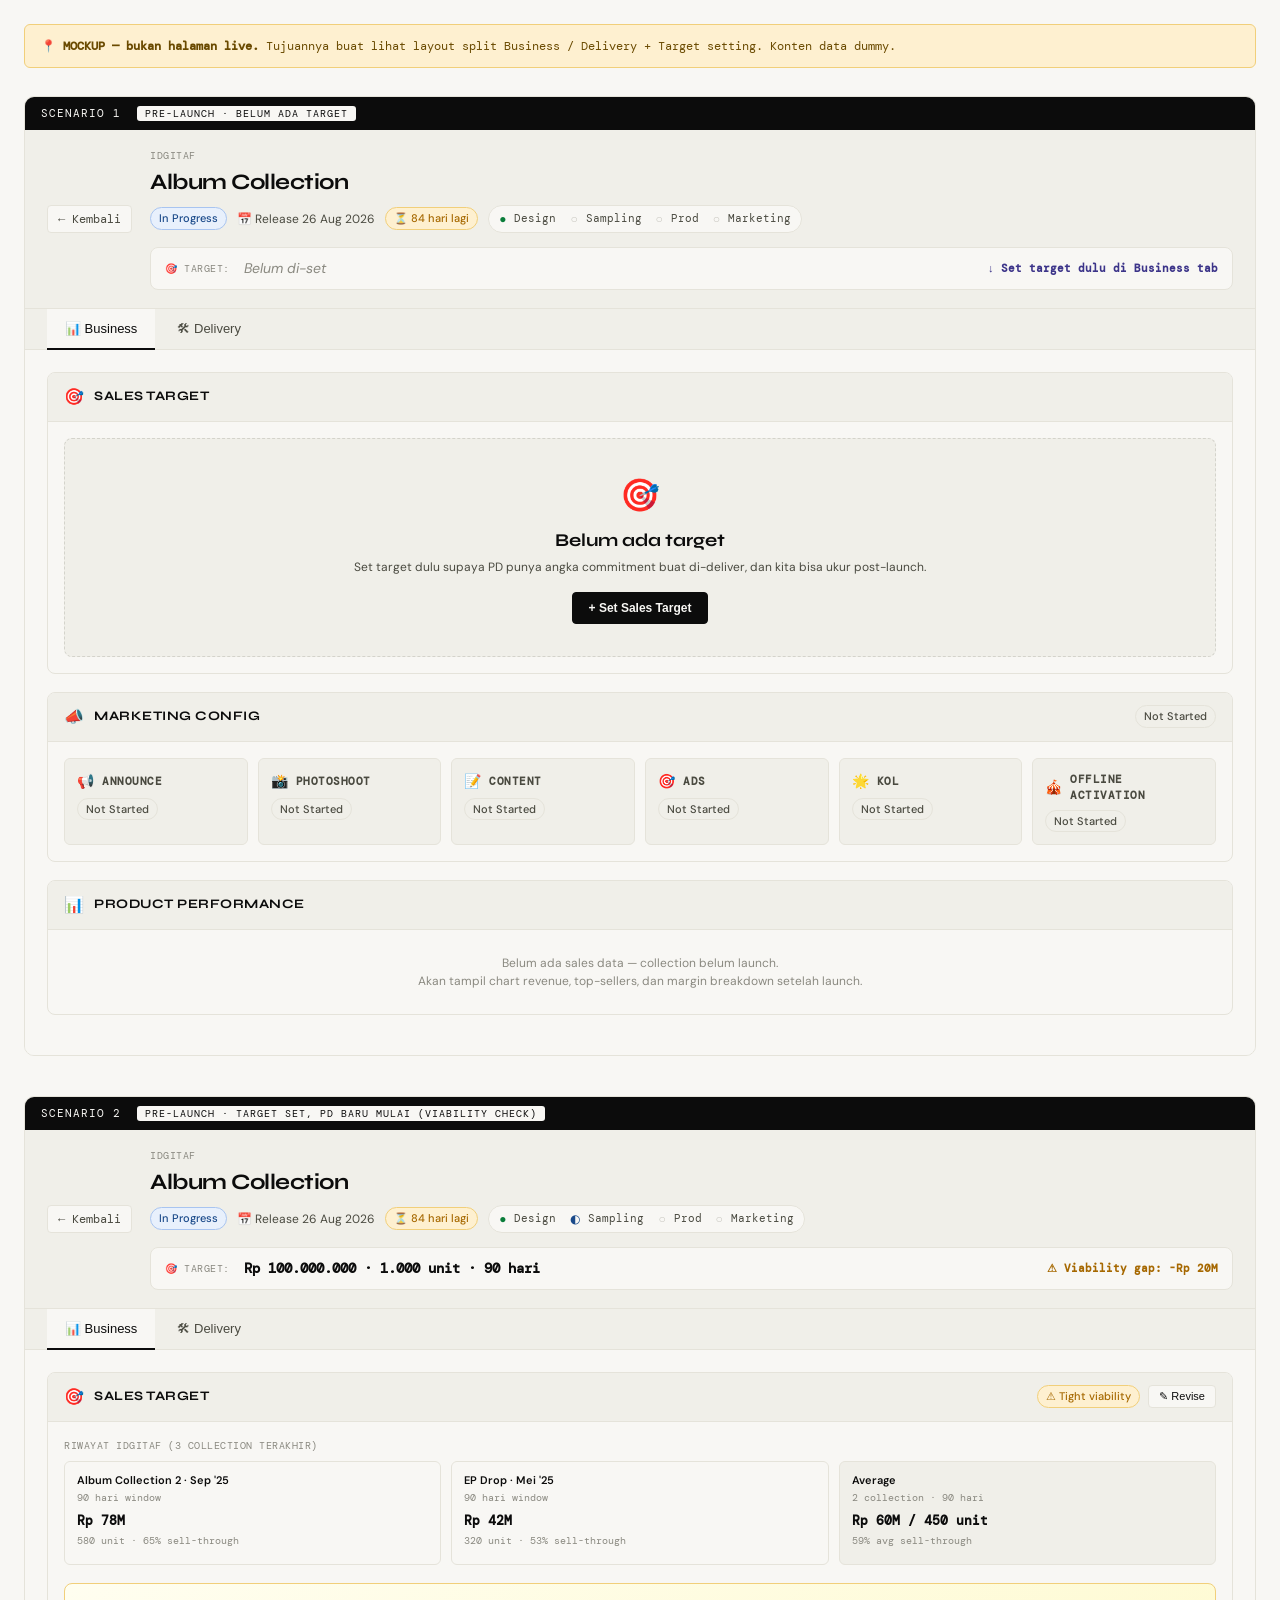
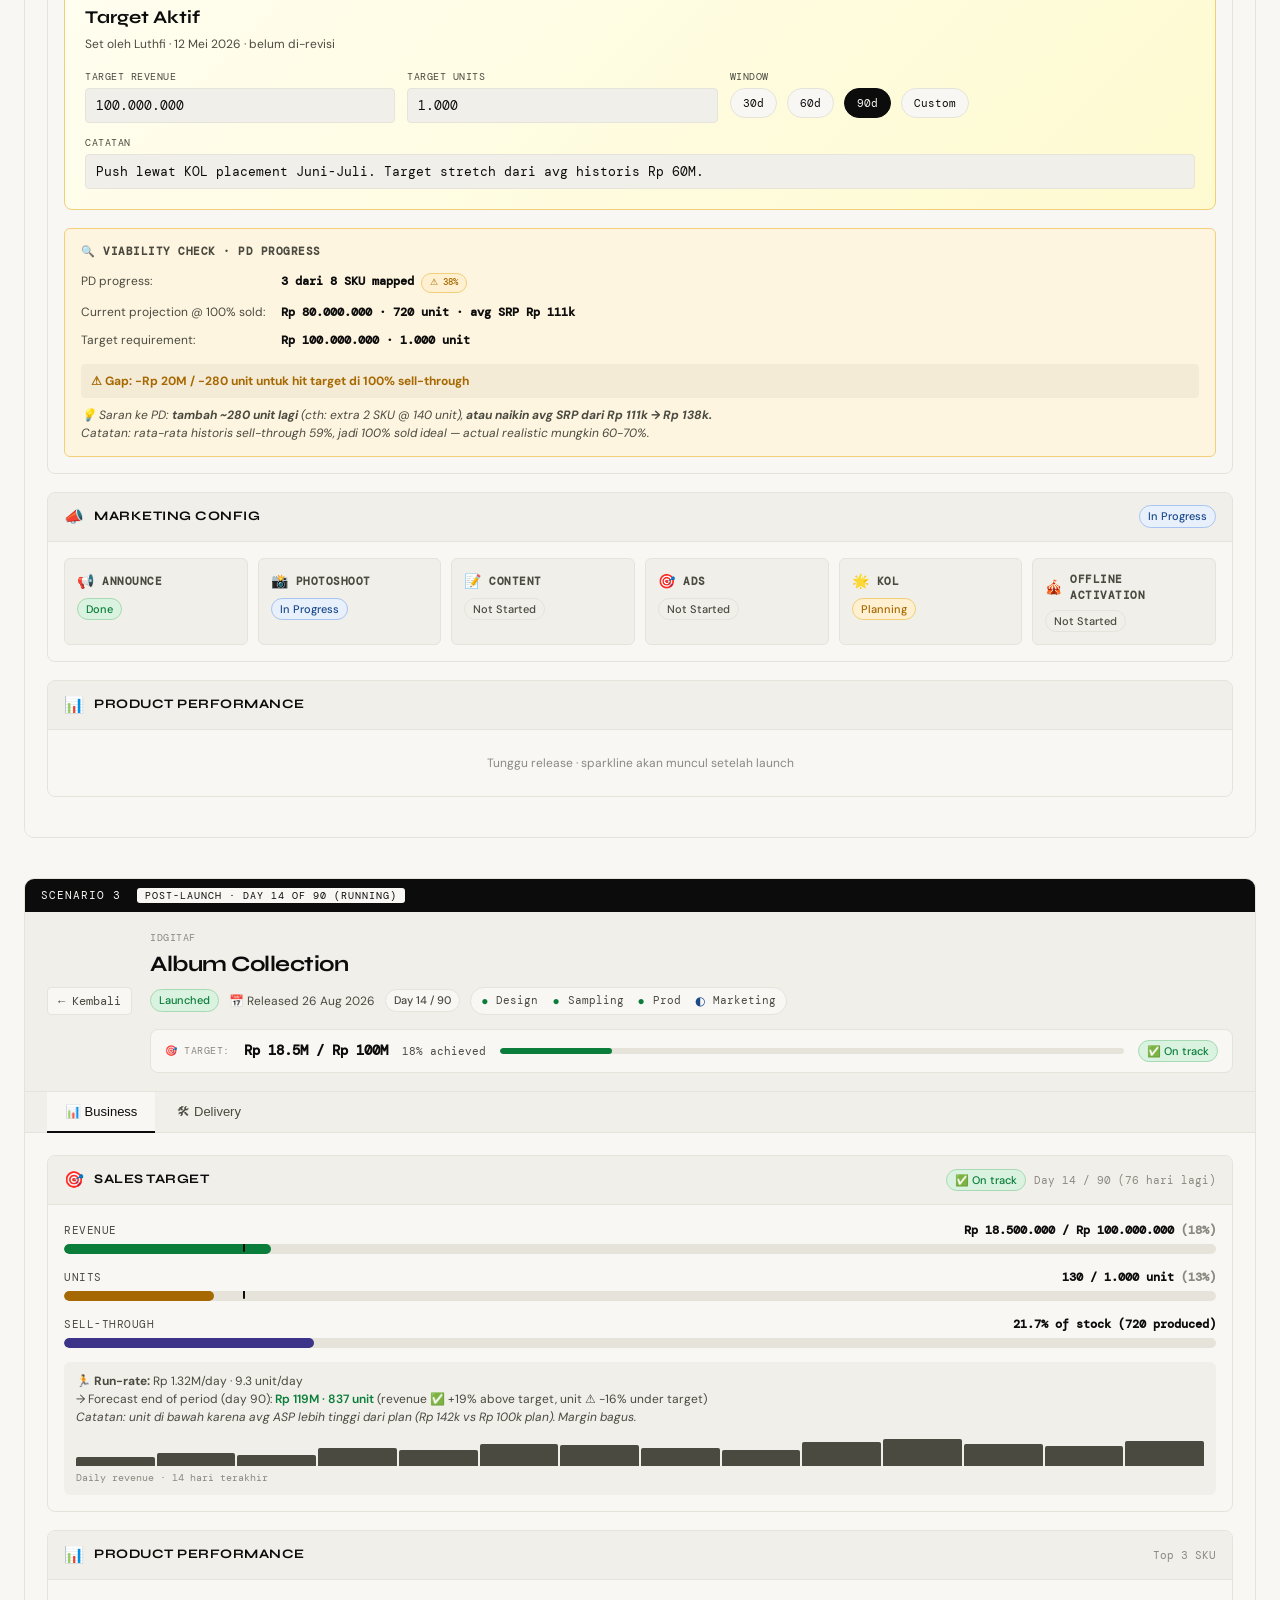
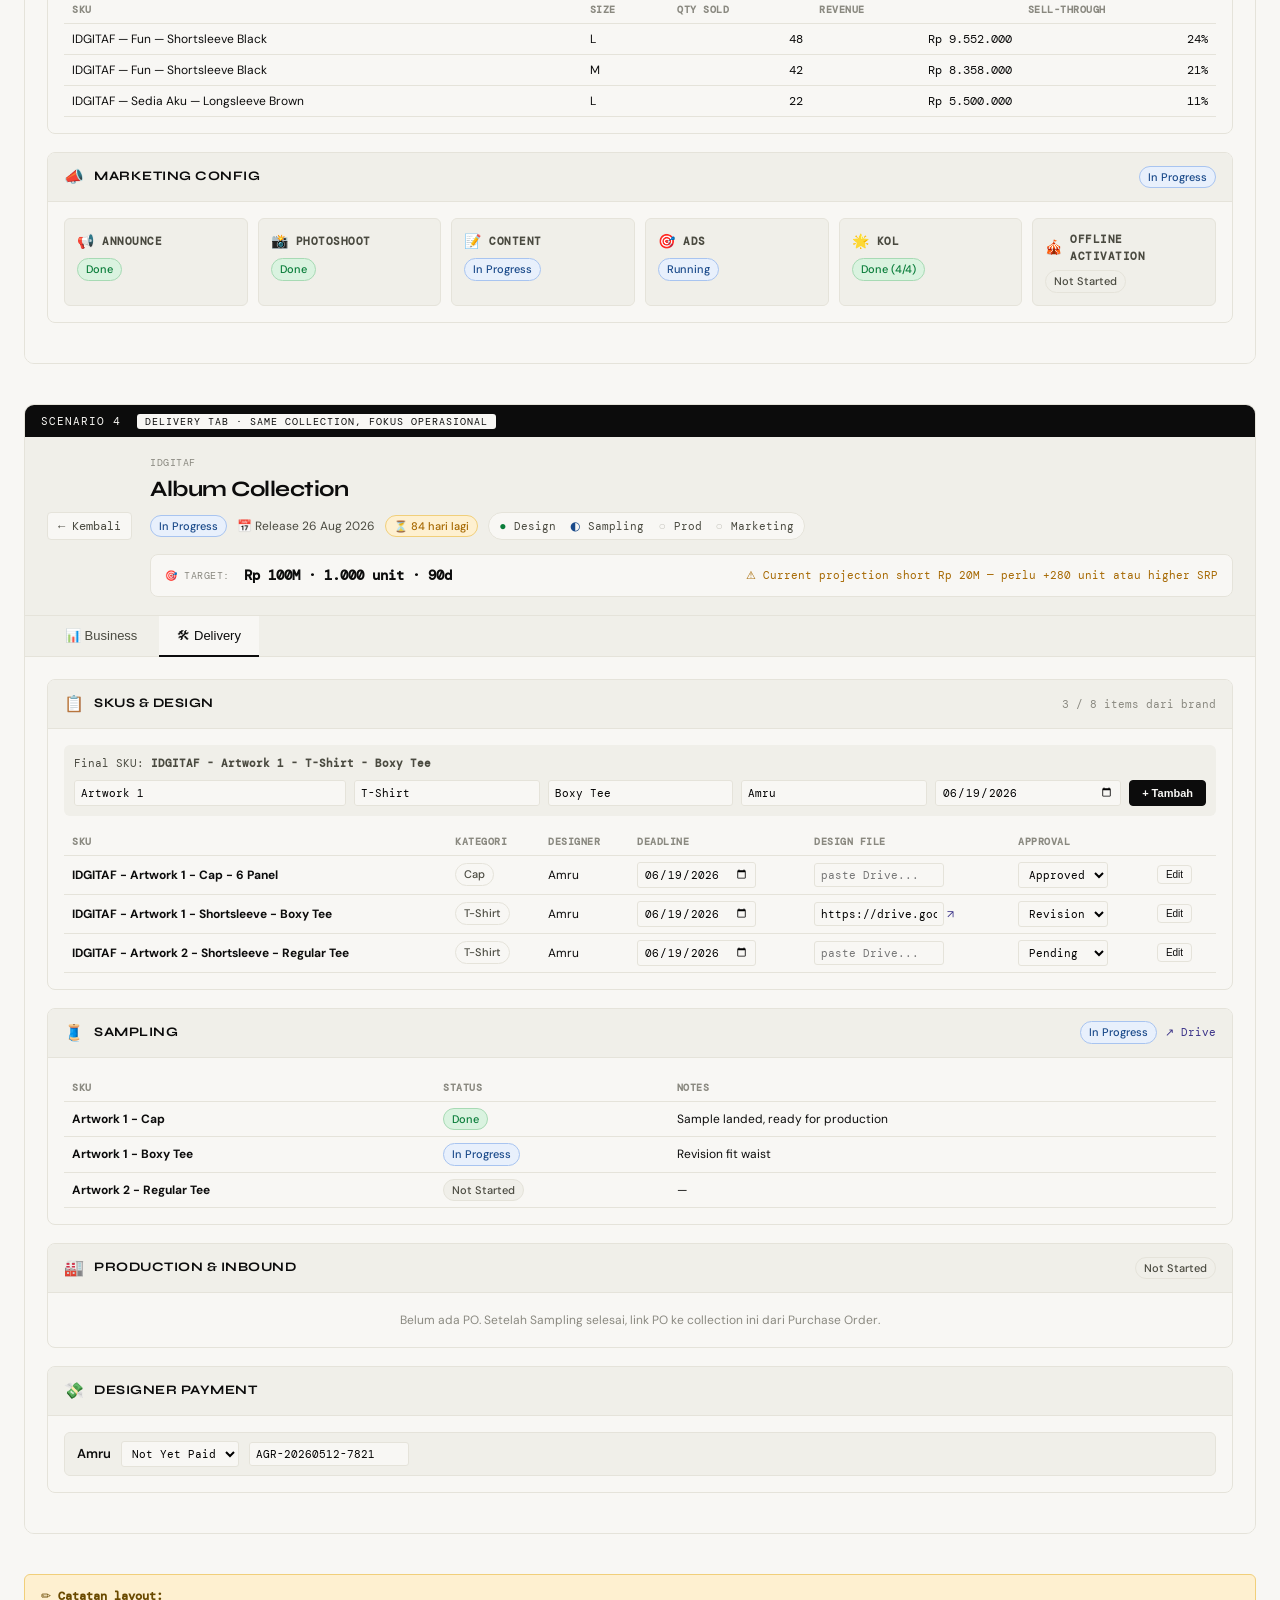
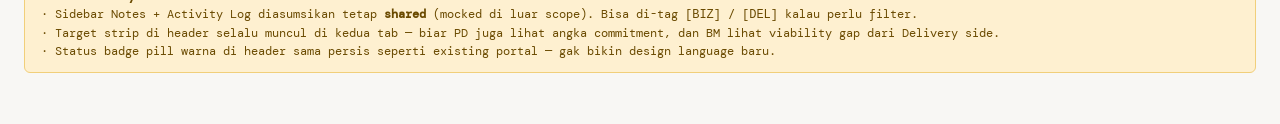
<file: mockups/collection-business-target.html>
<!DOCTYPE html>
<html lang="id">
<head>
<meta charset="UTF-8">
<title>Mockup — Collection Detail (Business + Delivery tabs)</title>
<link href="https://fonts.googleapis.com/css2?family=Syne:wght@400;700;800&family=DM+Sans:wght@300;400;500;700&family=DM+Mono:wght@300;400;500&display=swap" rel="stylesheet">
<style>
  :root {
    --black: #0c0c0c;
    --white: #f8f7f4;
    --off: #f0efe9;
    --g100: #e5e3da;
    --g200: #d4d3cb;
    --g400: #8a8980;
    --g600: #4a4a40;
    --mono: 'DM Mono', monospace;
    --sans: 'DM Sans', sans-serif;
    --syne: 'Syne', serif;
    --green: #0a7d3a;
    --red: #c33;
    --orange: #a66800;
    --blue: #3C3489;
  }
  * { box-sizing: border-box; }
  body {
    margin: 0;
    padding: 24px;
    background: var(--white);
    font-family: var(--sans);
    color: var(--black);
    font-size: 14px;
    line-height: 1.5;
  }
  /* Notice banner at very top */
  .notice {
    max-width: 1240px;
    margin: 0 auto 28px;
    padding: 12px 16px;
    background: #fef0d0;
    border: 1px solid #f1cf7a;
    border-radius: 6px;
    font-family: var(--mono);
    font-size: 12px;
    color: #6a4a00;
  }
  .notice b { font-weight: 600; }
  /* Scenario wrapper */
  .scenario {
    max-width: 1240px;
    margin: 0 auto 40px;
    background: var(--white);
    border: 1px solid var(--g100);
    border-radius: 10px;
    overflow: hidden;
  }
  .scenario-label {
    background: var(--black);
    color: var(--white);
    padding: 8px 16px;
    font-family: var(--mono);
    font-size: 11px;
    text-transform: uppercase;
    letter-spacing: 1px;
  }
  .scenario-label .tag {
    background: var(--white);
    color: var(--black);
    padding: 1px 8px;
    border-radius: 3px;
    margin-left: 8px;
    font-size: 10px;
  }
  /* Page header (shared between both tabs) */
  .page-header-mock {
    padding: 18px 22px;
    background: var(--off);
    border-bottom: 1px solid var(--g100);
    display: flex;
    align-items: center;
    gap: 18px;
    flex-wrap: wrap;
  }
  .back-link {
    color: var(--g600);
    font-size: 12px;
    text-decoration: none;
    font-family: var(--mono);
    padding: 4px 10px;
    border: 1px solid var(--g100);
    border-radius: 4px;
    background: var(--white);
  }
  .ph-main { flex: 1; min-width: 280px; }
  .ip-label {
    font-family: var(--mono);
    font-size: 10px;
    color: var(--g400);
    text-transform: uppercase;
    letter-spacing: 0.5px;
    margin-bottom: 3px;
  }
  .col-name {
    font-family: var(--syne);
    font-size: 22px;
    font-weight: 700;
    letter-spacing: -0.5px;
  }
  .ph-meta {
    display: flex;
    align-items: center;
    gap: 10px;
    flex-wrap: wrap;
    margin-top: 6px;
    font-size: 12px;
    color: var(--g600);
  }
  /* Pills */
  .pill {
    display: inline-block;
    padding: 2px 8px;
    border-radius: 99px;
    font-size: 11px;
    font-weight: 500;
    border: 1px solid;
  }
  .pill-active   { background: #daf3e0; color: #0a7d3a; border-color: #a7dab4; }
  .pill-progress { background: #e8f0fc; color: #1a4a8a; border-color: #a8c4f0; }
  .pill-draft    { background: var(--off); color: var(--g600); border-color: var(--g100); }
  .pill-warn     { background: #fef0d0; color: #a66800; border-color: #f1cf7a; }
  .pill-urgent   { background: #fde0e0; color: #b81d1d; border-color: #f3a8a8; }
  .pill-info     { background: var(--white); color: var(--g600); border-color: var(--g100); }
  /* Pipeline dots */
  .pipeline {
    display: inline-flex;
    align-items: center;
    gap: 2px;
    font-family: var(--mono);
    font-size: 11px;
    color: var(--g600);
    padding: 4px 10px;
    background: var(--white);
    border: 1px solid var(--g100);
    border-radius: 99px;
  }
  .pipeline .dot { margin: 0 6px 0 12px; font-size: 12px; }
  .pipeline .dot:first-of-type { margin-left: 0; }
  .dot-done    { color: #0a7d3a; }
  .dot-active  { color: #1a4a8a; }
  .dot-pending { color: #c5c4bc; }
  /* Target hero strip in header */
  .target-strip {
    width: 100%;
    margin-top: 14px;
    padding: 10px 14px;
    border-radius: 8px;
    background: var(--white);
    border: 1px solid var(--g100);
    display: flex;
    align-items: center;
    gap: 14px;
    flex-wrap: wrap;
  }
  .target-strip .lbl {
    font-family: var(--mono);
    font-size: 10px;
    color: var(--g400);
    text-transform: uppercase;
    letter-spacing: 0.5px;
  }
  .target-strip .val {
    font-family: var(--mono);
    font-weight: 600;
    color: var(--black);
  }
  .target-strip .bar {
    flex: 1;
    height: 6px;
    background: var(--g100);
    border-radius: 99px;
    overflow: hidden;
    min-width: 140px;
  }
  .target-strip .bar > span {
    display: block;
    height: 100%;
    border-radius: 99px;
  }
  /* Tabs */
  .tabs {
    background: var(--off);
    padding: 0 22px;
    border-bottom: 1px solid var(--g100);
    display: flex;
    gap: 4px;
  }
  .tab {
    padding: 12px 18px;
    margin-bottom: -1px;
    border-bottom: 2px solid transparent;
    font-size: 13px;
    font-weight: 500;
    color: var(--g600);
    cursor: pointer;
    background: transparent;
    border-left: 0;
    border-right: 0;
    border-top: 0;
  }
  .tab.active {
    color: var(--black);
    border-bottom-color: var(--black);
    background: var(--white);
  }
  /* Content area */
  .tab-content {
    padding: 22px;
    background: var(--white);
  }
  /* Section card */
  .sec {
    margin-bottom: 18px;
    border: 1px solid var(--g100);
    border-radius: 8px;
    background: var(--white);
    overflow: hidden;
  }
  .sec-head {
    display: flex;
    align-items: center;
    gap: 10px;
    padding: 12px 16px;
    background: var(--off);
    border-bottom: 1px solid var(--g100);
  }
  .sec-head .icon { font-size: 16px; }
  .sec-head .title {
    font-family: var(--syne);
    font-size: 13px;
    font-weight: 700;
    text-transform: uppercase;
    letter-spacing: 0.5px;
    color: var(--black);
  }
  .sec-head .right { margin-left: auto; display: flex; gap: 8px; align-items: center; }
  .sec-body { padding: 16px; }
  /* Target hero — main pre-launch form */
  .target-hero {
    background: linear-gradient(135deg, #fffef0 0%, #fefad0 100%);
    border: 1px solid #f1cf7a;
    padding: 20px;
    border-radius: 8px;
  }
  .target-hero.empty {
    background: var(--off);
    border: 1px dashed var(--g200);
    text-align: center;
    padding: 32px 20px;
  }
  .target-hero .h {
    font-family: var(--syne);
    font-size: 18px;
    font-weight: 700;
    margin-bottom: 4px;
  }
  .target-hero .sub {
    color: var(--g600);
    font-size: 12px;
    margin-bottom: 16px;
  }
  /* Historical reference cards */
  .ref-grid {
    display: grid;
    grid-template-columns: repeat(auto-fit, minmax(200px, 1fr));
    gap: 10px;
    margin-bottom: 16px;
  }
  .ref-card {
    background: var(--white);
    border: 1px solid var(--g100);
    border-radius: 6px;
    padding: 10px 12px;
  }
  .ref-card .nm {
    font-size: 11px;
    font-weight: 600;
    color: var(--black);
    margin-bottom: 2px;
  }
  .ref-card .meta { font-size: 10px; color: var(--g400); font-family: var(--mono); margin-bottom: 6px; }
  .ref-card .v { font-family: var(--mono); font-size: 13px; font-weight: 700; color: var(--black); }
  /* Form fields */
  .form-row {
    display: grid;
    grid-template-columns: 1fr 1fr 1.5fr;
    gap: 12px;
    margin-bottom: 12px;
  }
  .fg label {
    display: block;
    font-family: var(--mono);
    font-size: 10px;
    text-transform: uppercase;
    letter-spacing: 0.5px;
    color: var(--g600);
    margin-bottom: 4px;
  }
  .fg input, .fg select, .fg textarea {
    width: 100%;
    padding: 8px 10px;
    font-family: var(--mono);
    font-size: 13px;
    border: 1px solid var(--g100);
    border-radius: 4px;
    background: var(--white);
    color: var(--black);
  }
  .radio-group {
    display: flex;
    gap: 10px;
    align-items: center;
  }
  .radio-pill {
    padding: 6px 12px;
    background: var(--white);
    border: 1px solid var(--g100);
    border-radius: 99px;
    font-family: var(--mono);
    font-size: 11px;
    cursor: pointer;
  }
  .radio-pill.active {
    background: var(--black);
    color: var(--white);
    border-color: var(--black);
  }
  .btn-row {
    display: flex;
    gap: 8px;
    margin-top: 6px;
  }
  .btn-primary {
    background: var(--black);
    color: var(--white);
    border: 1px solid var(--black);
    border-radius: 4px;
    padding: 8px 16px;
    font-size: 12px;
    font-weight: 600;
    cursor: pointer;
  }
  .btn-ghost {
    background: var(--white);
    color: var(--black);
    border: 1px solid var(--g100);
    border-radius: 4px;
    padding: 8px 14px;
    font-size: 12px;
    cursor: pointer;
  }
  /* Viability check panel */
  .viability {
    margin-top: 18px;
    padding: 14px 16px;
    border-radius: 6px;
    background: var(--white);
    border: 1px solid var(--g100);
  }
  .viability.tight {
    background: #fef5e0;
    border-color: #f3cf7a;
  }
  .viability.good {
    background: #e8f7ec;
    border-color: #a7dab4;
  }
  .viability h4 {
    margin: 0 0 8px;
    font-family: var(--mono);
    font-size: 11px;
    text-transform: uppercase;
    letter-spacing: 0.5px;
    color: var(--g600);
  }
  .viability table {
    width: 100%;
    border-collapse: collapse;
    font-size: 12px;
  }
  .viability td {
    padding: 5px 0;
    vertical-align: top;
  }
  .viability td:first-child { color: var(--g600); width: 200px; }
  .viability td:nth-child(2) { font-family: var(--mono); font-weight: 600; }
  .viability .gap {
    margin-top: 10px;
    padding: 8px 10px;
    border-radius: 4px;
    background: rgba(0,0,0,0.04);
    font-size: 12px;
  }
  .viability .saran {
    margin-top: 8px;
    font-size: 12px;
    color: var(--g600);
    font-style: italic;
  }
  /* Post-launch progress bars */
  .pl-track { margin-bottom: 14px; }
  .pl-track .top {
    display: flex;
    align-items: baseline;
    justify-content: space-between;
    margin-bottom: 5px;
  }
  .pl-track .top .lbl {
    font-family: var(--mono);
    font-size: 11px;
    text-transform: uppercase;
    color: var(--g600);
    letter-spacing: 0.5px;
  }
  .pl-track .top .val {
    font-family: var(--mono);
    font-size: 12px;
    font-weight: 600;
  }
  .pl-bar {
    height: 10px;
    background: var(--g100);
    border-radius: 99px;
    overflow: hidden;
    position: relative;
  }
  .pl-bar > span {
    display: block;
    height: 100%;
    border-radius: 99px;
    transition: width 0.3s;
  }
  .pl-bar .marker {
    position: absolute;
    top: -2px;
    bottom: -2px;
    width: 2px;
    background: var(--black);
  }
  .runrate {
    margin-top: 14px;
    padding: 10px 12px;
    border-radius: 6px;
    background: var(--off);
    font-size: 12px;
    color: var(--g600);
  }
  .runrate .ok { color: var(--green); font-weight: 600; }
  .runrate .behind { color: var(--red); font-weight: 600; }
  /* Sparkline */
  .spark {
    margin-top: 10px;
    display: flex;
    align-items: flex-end;
    gap: 2px;
    height: 30px;
  }
  .spark span {
    flex: 1;
    background: var(--g600);
    border-radius: 2px 2px 0 0;
  }
  /* Section grid */
  .grid-2 {
    display: grid;
    grid-template-columns: 1fr 1fr;
    gap: 16px;
  }
  /* Compact table */
  .ct {
    width: 100%;
    border-collapse: collapse;
    font-size: 12px;
  }
  .ct th {
    text-align: left;
    padding: 6px 8px;
    border-bottom: 1px solid var(--g100);
    font-family: var(--mono);
    font-size: 10px;
    text-transform: uppercase;
    letter-spacing: 0.5px;
    color: var(--g400);
  }
  .ct td {
    padding: 6px 8px;
    border-bottom: 1px solid var(--g100);
    vertical-align: middle;
  }
  .ct td.mono { font-family: var(--mono); }
  .ct td.r { text-align: right; }
  /* Marketing config grid */
  .mkt-grid {
    display: grid;
    grid-template-columns: repeat(auto-fit, minmax(160px, 1fr));
    gap: 10px;
  }
  .mkt-tile {
    padding: 12px;
    background: var(--off);
    border: 1px solid var(--g100);
    border-radius: 6px;
  }
  .mkt-tile .mh {
    display: flex;
    align-items: center;
    gap: 8px;
    margin-bottom: 6px;
  }
  .mkt-tile .mh .ic { font-size: 14px; }
  .mkt-tile .mh .nm {
    font-family: var(--mono);
    font-size: 11px;
    font-weight: 600;
    color: var(--g600);
    text-transform: uppercase;
    letter-spacing: 0.5px;
  }
  /* Edit-inline cells */
  .inline-input {
    padding: 4px 6px;
    border: 1px solid var(--g100);
    border-radius: 3px;
    font-family: var(--mono);
    font-size: 11px;
    background: var(--white);
  }
  .h2 {
    font-family: var(--syne);
    font-size: 14px;
    font-weight: 700;
    margin: 24px 0 10px;
    text-transform: uppercase;
    letter-spacing: 1px;
    color: var(--g600);
  }
</style>
</head>
<body>

<div class="notice">
  📍 <b>MOCKUP — bukan halaman live.</b> Tujuannya buat lihat layout split Business / Delivery + Target setting. Konten data dummy.
</div>

<!-- ════════════════════════════════════════════════════════════════ -->
<!-- SCENARIO 1: PRE-LAUNCH, NO TARGET SET                            -->
<!-- ════════════════════════════════════════════════════════════════ -->
<div class="scenario">
  <div class="scenario-label">
    Scenario 1 <span class="tag">Pre-launch · belum ada target</span>
  </div>

  <!-- Header (shared) -->
  <div class="page-header-mock">
    <a class="back-link" href="#">← Kembali</a>
    <div class="ph-main">
      <div class="ip-label">IDGITAF</div>
      <div class="col-name">Album Collection</div>
      <div class="ph-meta">
        <span class="pill pill-progress">In Progress</span>
        <span>📅 Release 26 Aug 2026</span>
        <span class="pill pill-warn">⏳ 84 hari lagi</span>
        <span class="pipeline">
          <span class="dot dot-done">●</span>Design
          <span class="dot dot-pending">○</span>Sampling
          <span class="dot dot-pending">○</span>Prod
          <span class="dot dot-pending">○</span>Marketing
        </span>
      </div>
      <div class="target-strip">
        <span class="lbl">🎯 Target:</span>
        <span style="color:var(--g400);font-style:italic">Belum di-set</span>
        <span style="flex:1"></span>
        <a href="#" style="font-size:11px;color:var(--blue);text-decoration:none;font-family:var(--mono);font-weight:600">↓ Set target dulu di Business tab</a>
      </div>
    </div>
  </div>

  <!-- Tabs -->
  <div class="tabs">
    <button class="tab active">📊 Business</button>
    <button class="tab">🛠 Delivery</button>
  </div>

  <!-- Business tab content -->
  <div class="tab-content">
    <!-- Sales Target (empty state) -->
    <div class="sec">
      <div class="sec-head">
        <span class="icon">🎯</span>
        <span class="title">Sales Target</span>
      </div>
      <div class="sec-body">
        <div class="target-hero empty">
          <div style="font-size:32px;margin-bottom:8px">🎯</div>
          <div class="h">Belum ada target</div>
          <div class="sub">Set target dulu supaya PD punya angka commitment buat di-deliver, dan kita bisa ukur post-launch.</div>
          <button class="btn-primary">+ Set Sales Target</button>
        </div>
      </div>
    </div>

    <!-- Marketing config (shorter version since Business owns this) -->
    <div class="sec">
      <div class="sec-head">
        <span class="icon">📣</span>
        <span class="title">Marketing Config</span>
        <span class="right"><span class="pill pill-draft">Not Started</span></span>
      </div>
      <div class="sec-body">
        <div class="mkt-grid">
          <div class="mkt-tile"><div class="mh"><span class="ic">📢</span><span class="nm">Announce</span></div><span class="pill pill-draft">Not Started</span></div>
          <div class="mkt-tile"><div class="mh"><span class="ic">📸</span><span class="nm">Photoshoot</span></div><span class="pill pill-draft">Not Started</span></div>
          <div class="mkt-tile"><div class="mh"><span class="ic">📝</span><span class="nm">Content</span></div><span class="pill pill-draft">Not Started</span></div>
          <div class="mkt-tile"><div class="mh"><span class="ic">🎯</span><span class="nm">Ads</span></div><span class="pill pill-draft">Not Started</span></div>
          <div class="mkt-tile"><div class="mh"><span class="ic">🌟</span><span class="nm">KOL</span></div><span class="pill pill-draft">Not Started</span></div>
          <div class="mkt-tile"><div class="mh"><span class="ic">🎪</span><span class="nm">Offline Activation</span></div><span class="pill pill-draft">Not Started</span></div>
        </div>
      </div>
    </div>

    <!-- Product Performance (placeholder pre-launch) -->
    <div class="sec">
      <div class="sec-head">
        <span class="icon">📊</span>
        <span class="title">Product Performance</span>
      </div>
      <div class="sec-body" style="text-align:center;color:var(--g400);padding:24px;font-size:12px">
        Belum ada sales data — collection belum launch.<br>
        Akan tampil chart revenue, top-sellers, dan margin breakdown setelah launch.
      </div>
    </div>
  </div>
</div>


<!-- ════════════════════════════════════════════════════════════════ -->
<!-- SCENARIO 2: PRE-LAUNCH, TARGET SET, VIABILITY CHECK (THE BRIDGE) -->
<!-- ════════════════════════════════════════════════════════════════ -->
<div class="scenario">
  <div class="scenario-label">
    Scenario 2 <span class="tag">Pre-launch · target set, PD baru mulai (viability check)</span>
  </div>

  <!-- Header -->
  <div class="page-header-mock">
    <a class="back-link" href="#">← Kembali</a>
    <div class="ph-main">
      <div class="ip-label">IDGITAF</div>
      <div class="col-name">Album Collection</div>
      <div class="ph-meta">
        <span class="pill pill-progress">In Progress</span>
        <span>📅 Release 26 Aug 2026</span>
        <span class="pill pill-warn">⏳ 84 hari lagi</span>
        <span class="pipeline">
          <span class="dot dot-done">●</span>Design
          <span class="dot dot-active">◐</span>Sampling
          <span class="dot dot-pending">○</span>Prod
          <span class="dot dot-pending">○</span>Marketing
        </span>
      </div>
      <div class="target-strip">
        <span class="lbl">🎯 Target:</span>
        <span class="val">Rp 100.000.000 · 1.000 unit · 90 hari</span>
        <span style="margin-left:auto;color:var(--orange);font-size:11px;font-family:var(--mono);font-weight:600">⚠ Viability gap: -Rp 20M</span>
      </div>
    </div>
  </div>

  <!-- Tabs -->
  <div class="tabs">
    <button class="tab active">📊 Business</button>
    <button class="tab">🛠 Delivery</button>
  </div>

  <div class="tab-content">
    <!-- Sales Target (set + viability) -->
    <div class="sec">
      <div class="sec-head">
        <span class="icon">🎯</span>
        <span class="title">Sales Target</span>
        <span class="right">
          <span class="pill pill-warn">⚠ Tight viability</span>
          <button class="btn-ghost" style="padding:4px 10px;font-size:11px">✎ Revise</button>
        </span>
      </div>
      <div class="sec-body">

        <!-- Historical reference -->
        <div style="margin-bottom:18px">
          <div style="font-family:var(--mono);font-size:10px;text-transform:uppercase;letter-spacing:0.5px;color:var(--g400);margin-bottom:8px">Riwayat IDGITAF (3 collection terakhir)</div>
          <div class="ref-grid">
            <div class="ref-card">
              <div class="nm">Album Collection 2 · Sep '25</div>
              <div class="meta">90 hari window</div>
              <div class="v">Rp 78M</div>
              <div class="meta" style="margin-top:2px">580 unit · 65% sell-through</div>
            </div>
            <div class="ref-card">
              <div class="nm">EP Drop · Mei '25</div>
              <div class="meta">90 hari window</div>
              <div class="v">Rp 42M</div>
              <div class="meta" style="margin-top:2px">320 unit · 53% sell-through</div>
            </div>
            <div class="ref-card" style="background:var(--off)">
              <div class="nm">Average</div>
              <div class="meta">2 collection · 90 hari</div>
              <div class="v">Rp 60M / 450 unit</div>
              <div class="meta" style="margin-top:2px">59% avg sell-through</div>
            </div>
          </div>
        </div>

        <!-- Target form (read mode + edit) -->
        <div class="target-hero">
          <div class="h">Target Aktif</div>
          <div class="sub">Set oleh Luthfi · 12 Mei 2026 · belum di-revisi</div>
          <div class="form-row">
            <div class="fg">
              <label>Target Revenue</label>
              <input value="100.000.000" readonly style="background:var(--off)">
            </div>
            <div class="fg">
              <label>Target Units</label>
              <input value="1.000" readonly style="background:var(--off)">
            </div>
            <div class="fg">
              <label>Window</label>
              <div class="radio-group">
                <span class="radio-pill">30d</span>
                <span class="radio-pill">60d</span>
                <span class="radio-pill active">90d</span>
                <span class="radio-pill">Custom</span>
              </div>
            </div>
          </div>
          <div class="fg" style="margin-bottom:0">
            <label>Catatan</label>
            <input value="Push lewat KOL placement Juni-Juli. Target stretch dari avg historis Rp 60M." readonly style="background:var(--off)">
          </div>
        </div>

        <!-- Viability Check — THE BRIDGE -->
        <div class="viability tight">
          <h4>🔍 Viability Check · PD progress</h4>
          <table>
            <tr>
              <td>PD progress:</td>
              <td>3 dari 8 SKU mapped <span class="pill pill-warn" style="font-size:9px">⚠ 38%</span></td>
            </tr>
            <tr>
              <td>Current projection @ 100% sold:</td>
              <td>Rp 80.000.000 · 720 unit · avg SRP Rp 111k</td>
            </tr>
            <tr>
              <td>Target requirement:</td>
              <td>Rp 100.000.000 · 1.000 unit</td>
            </tr>
          </table>
          <div class="gap">
            <b style="color:#a66800">⚠ Gap: -Rp 20M / -280 unit untuk hit target di 100% sell-through</b>
          </div>
          <div class="saran">
            💡 Saran ke PD: <b>tambah ~280 unit lagi</b> (cth: extra 2 SKU @ 140 unit), <b>atau naikin avg SRP dari Rp 111k → Rp 138k.</b>
            <br>Catatan: rata-rata historis sell-through 59%, jadi 100% sold ideal — actual realistic mungkin 60-70%.
          </div>
        </div>

      </div>
    </div>

    <!-- Marketing (compact) -->
    <div class="sec">
      <div class="sec-head">
        <span class="icon">📣</span>
        <span class="title">Marketing Config</span>
        <span class="right"><span class="pill pill-progress">In Progress</span></span>
      </div>
      <div class="sec-body">
        <div class="mkt-grid">
          <div class="mkt-tile"><div class="mh"><span class="ic">📢</span><span class="nm">Announce</span></div><span class="pill pill-active">Done</span></div>
          <div class="mkt-tile"><div class="mh"><span class="ic">📸</span><span class="nm">Photoshoot</span></div><span class="pill pill-progress">In Progress</span></div>
          <div class="mkt-tile"><div class="mh"><span class="ic">📝</span><span class="nm">Content</span></div><span class="pill pill-draft">Not Started</span></div>
          <div class="mkt-tile"><div class="mh"><span class="ic">🎯</span><span class="nm">Ads</span></div><span class="pill pill-draft">Not Started</span></div>
          <div class="mkt-tile"><div class="mh"><span class="ic">🌟</span><span class="nm">KOL</span></div><span class="pill pill-warn">Planning</span></div>
          <div class="mkt-tile"><div class="mh"><span class="ic">🎪</span><span class="nm">Offline Activation</span></div><span class="pill pill-draft">Not Started</span></div>
        </div>
      </div>
    </div>

    <div class="sec">
      <div class="sec-head"><span class="icon">📊</span><span class="title">Product Performance</span></div>
      <div class="sec-body" style="text-align:center;color:var(--g400);padding:24px;font-size:12px">
        Tunggu release · sparkline akan muncul setelah launch
      </div>
    </div>
  </div>
</div>


<!-- ════════════════════════════════════════════════════════════════ -->
<!-- SCENARIO 3: POST-LAUNCH, PROGRESS TRACKER                        -->
<!-- ════════════════════════════════════════════════════════════════ -->
<div class="scenario">
  <div class="scenario-label">
    Scenario 3 <span class="tag">Post-launch · day 14 of 90 (running)</span>
  </div>

  <!-- Header -->
  <div class="page-header-mock">
    <a class="back-link" href="#">← Kembali</a>
    <div class="ph-main">
      <div class="ip-label">IDGITAF</div>
      <div class="col-name">Album Collection</div>
      <div class="ph-meta">
        <span class="pill pill-active">Launched</span>
        <span>📅 Released 26 Aug 2026</span>
        <span class="pill pill-info">Day 14 / 90</span>
        <span class="pipeline">
          <span class="dot dot-done">●</span>Design
          <span class="dot dot-done">●</span>Sampling
          <span class="dot dot-done">●</span>Prod
          <span class="dot dot-active">◐</span>Marketing
        </span>
      </div>
      <div class="target-strip">
        <span class="lbl">🎯 Target:</span>
        <span class="val">Rp 18.5M / Rp 100M</span>
        <span style="font-family:var(--mono);font-size:11px;color:var(--g600)">18% achieved</span>
        <div class="bar"><span style="width:18%;background:#0a7d3a"></span></div>
        <span class="pill pill-active">✅ On track</span>
      </div>
    </div>
  </div>

  <div class="tabs">
    <button class="tab active">📊 Business</button>
    <button class="tab">🛠 Delivery</button>
  </div>

  <div class="tab-content">
    <!-- Sales Target — post-launch tracker -->
    <div class="sec">
      <div class="sec-head">
        <span class="icon">🎯</span>
        <span class="title">Sales Target</span>
        <span class="right">
          <span class="pill pill-active">✅ On track</span>
          <span style="font-family:var(--mono);font-size:11px;color:var(--g400)">Day 14 / 90 (76 hari lagi)</span>
        </span>
      </div>
      <div class="sec-body">

        <div class="pl-track">
          <div class="top">
            <span class="lbl">Revenue</span>
            <span class="val">Rp 18.500.000 / Rp 100.000.000 <span style="color:var(--g400)">(18%)</span></span>
          </div>
          <div class="pl-bar">
            <span style="width:18%;background:var(--green)"></span>
            <span class="marker" style="left:15.5%" title="Pace marker: 15.5% expected at day 14"></span>
          </div>
        </div>

        <div class="pl-track">
          <div class="top">
            <span class="lbl">Units</span>
            <span class="val">130 / 1.000 unit <span style="color:var(--g400)">(13%)</span></span>
          </div>
          <div class="pl-bar">
            <span style="width:13%;background:#a66800"></span>
            <span class="marker" style="left:15.5%"></span>
          </div>
        </div>

        <div class="pl-track">
          <div class="top">
            <span class="lbl">Sell-through</span>
            <span class="val">21.7% of stock (720 produced)</span>
          </div>
          <div class="pl-bar">
            <span style="width:21.7%;background:var(--blue)"></span>
          </div>
        </div>

        <div class="runrate">
          🏃 <b>Run-rate:</b> Rp 1.32M/day · 9.3 unit/day
          <br>→ Forecast end of period (day 90): <span class="ok">Rp 119M · 837 unit</span>
          (revenue ✅ +19% above target, unit ⚠ -16% under target)
          <br><span style="color:var(--g600);font-style:italic">Catatan: unit di bawah karena avg ASP lebih tinggi dari plan (Rp 142k vs Rp 100k plan). Margin bagus.</span>

          <div class="spark">
            <span style="height:30%"></span><span style="height:45%"></span><span style="height:38%"></span>
            <span style="height:60%"></span><span style="height:52%"></span><span style="height:75%"></span>
            <span style="height:70%"></span><span style="height:60%"></span><span style="height:55%"></span>
            <span style="height:80%"></span><span style="height:90%"></span><span style="height:72%"></span>
            <span style="height:68%"></span><span style="height:85%"></span>
          </div>
          <div style="font-size:10px;color:var(--g400);margin-top:4px;font-family:var(--mono)">Daily revenue · 14 hari terakhir</div>
        </div>

      </div>
    </div>

    <!-- Product Performance (now live) -->
    <div class="sec">
      <div class="sec-head">
        <span class="icon">📊</span>
        <span class="title">Product Performance</span>
        <span class="right" style="font-family:var(--mono);font-size:11px;color:var(--g400)">Top 3 SKU</span>
      </div>
      <div class="sec-body">
        <table class="ct">
          <thead>
            <tr><th>SKU</th><th>Size</th><th class="r">Qty Sold</th><th class="r">Revenue</th><th class="r">Sell-through</th></tr>
          </thead>
          <tbody>
            <tr><td>IDGITAF — Fun — Shortsleeve Black</td><td>L</td><td class="r mono">48</td><td class="r mono">Rp 9.552.000</td><td class="r mono">24%</td></tr>
            <tr><td>IDGITAF — Fun — Shortsleeve Black</td><td>M</td><td class="r mono">42</td><td class="r mono">Rp 8.358.000</td><td class="r mono">21%</td></tr>
            <tr><td>IDGITAF — Sedia Aku — Longsleeve Brown</td><td>L</td><td class="r mono">22</td><td class="r mono">Rp 5.500.000</td><td class="r mono">11%</td></tr>
          </tbody>
        </table>
      </div>
    </div>

    <div class="sec">
      <div class="sec-head"><span class="icon">📣</span><span class="title">Marketing Config</span>
        <span class="right"><span class="pill pill-progress">In Progress</span></span>
      </div>
      <div class="sec-body">
        <div class="mkt-grid">
          <div class="mkt-tile"><div class="mh"><span class="ic">📢</span><span class="nm">Announce</span></div><span class="pill pill-active">Done</span></div>
          <div class="mkt-tile"><div class="mh"><span class="ic">📸</span><span class="nm">Photoshoot</span></div><span class="pill pill-active">Done</span></div>
          <div class="mkt-tile"><div class="mh"><span class="ic">📝</span><span class="nm">Content</span></div><span class="pill pill-progress">In Progress</span></div>
          <div class="mkt-tile"><div class="mh"><span class="ic">🎯</span><span class="nm">Ads</span></div><span class="pill pill-progress">Running</span></div>
          <div class="mkt-tile"><div class="mh"><span class="ic">🌟</span><span class="nm">KOL</span></div><span class="pill pill-active">Done (4/4)</span></div>
          <div class="mkt-tile"><div class="mh"><span class="ic">🎪</span><span class="nm">Offline Activation</span></div><span class="pill pill-draft">Not Started</span></div>
        </div>
      </div>
    </div>
  </div>
</div>


<!-- ════════════════════════════════════════════════════════════════ -->
<!-- SCENARIO 4: DELIVERY TAB (untuk perbandingan)                    -->
<!-- ════════════════════════════════════════════════════════════════ -->
<div class="scenario">
  <div class="scenario-label">
    Scenario 4 <span class="tag">Delivery tab · same collection, fokus operasional</span>
  </div>

  <div class="page-header-mock">
    <a class="back-link" href="#">← Kembali</a>
    <div class="ph-main">
      <div class="ip-label">IDGITAF</div>
      <div class="col-name">Album Collection</div>
      <div class="ph-meta">
        <span class="pill pill-progress">In Progress</span>
        <span>📅 Release 26 Aug 2026</span>
        <span class="pill pill-warn">⏳ 84 hari lagi</span>
        <span class="pipeline">
          <span class="dot dot-done">●</span>Design
          <span class="dot dot-active">◐</span>Sampling
          <span class="dot dot-pending">○</span>Prod
          <span class="dot dot-pending">○</span>Marketing
        </span>
      </div>
      <div class="target-strip">
        <span class="lbl">🎯 Target:</span>
        <span class="val">Rp 100M · 1.000 unit · 90d</span>
        <span style="font-family:var(--mono);font-size:11px;color:var(--orange);margin-left:auto">⚠ Current projection short Rp 20M — perlu +280 unit atau higher SRP</span>
      </div>
    </div>
  </div>

  <div class="tabs">
    <button class="tab">📊 Business</button>
    <button class="tab active">🛠 Delivery</button>
  </div>

  <div class="tab-content">
    <!-- SKUs & Design — full editable -->
    <div class="sec">
      <div class="sec-head">
        <span class="icon">📋</span>
        <span class="title">SKUs &amp; Design</span>
        <span class="right" style="font-family:var(--mono);font-size:11px;color:var(--g400)">3 / 8 items dari brand</span>
      </div>
      <div class="sec-body">
        <!-- Add form -->
        <div style="background:var(--off);padding:10px;border-radius:6px;margin-bottom:12px">
          <div style="font-size:11px;color:var(--g600);font-family:var(--mono);margin-bottom:8px">Final SKU: <b>IDGITAF - Artwork 1 - T-Shirt - Boxy Tee</b></div>
          <div style="display:flex;gap:8px;flex-wrap:wrap">
            <input class="inline-input" value="Artwork 1" style="flex:1.5;min-width:120px" placeholder="SKU Name">
            <input class="inline-input" value="T-Shirt" style="flex:1;min-width:100px" placeholder="Kategori">
            <input class="inline-input" value="Boxy Tee" style="flex:1;min-width:100px" placeholder="Sub-Kategori">
            <input class="inline-input" value="Amru" style="flex:1;min-width:100px" placeholder="Designer">
            <input class="inline-input" type="date" value="2026-06-19" style="flex:1;min-width:120px">
            <button class="btn-primary" style="padding:6px 12px;font-size:11px">+ Tambah</button>
          </div>
        </div>

        <table class="ct">
          <thead><tr><th>SKU</th><th>Kategori</th><th>Designer</th><th>Deadline</th><th>Design File</th><th>Approval</th><th></th></tr></thead>
          <tbody>
            <tr>
              <td><strong>IDGITAF - Artwork 1 - Cap - 6 Panel</strong></td>
              <td><span class="pill pill-info">Cap</span></td>
              <td>Amru</td>
              <td><input type="date" value="2026-06-19" class="inline-input"></td>
              <td><input value="" placeholder="paste Drive..." class="inline-input" style="width:130px"></td>
              <td><select class="inline-input"><option>Pending</option><option>Revision</option><option selected>Approved</option></select></td>
              <td><button class="btn-ghost" style="padding:3px 8px;font-size:10px">Edit</button></td>
            </tr>
            <tr>
              <td><strong>IDGITAF - Artwork 1 - Shortsleeve - Boxy Tee</strong></td>
              <td><span class="pill pill-info">T-Shirt</span></td>
              <td>Amru</td>
              <td><input type="date" value="2026-06-19" class="inline-input"></td>
              <td>
                <input value="https://drive.google.com/file/..." class="inline-input" style="width:130px">
                <a href="#" style="color:var(--blue);text-decoration:none;font-size:11px">↗</a>
              </td>
              <td><select class="inline-input"><option>Pending</option><option selected>Revision</option><option>Approved</option></select></td>
              <td><button class="btn-ghost" style="padding:3px 8px;font-size:10px">Edit</button></td>
            </tr>
            <tr>
              <td><strong>IDGITAF - Artwork 2 - Shortsleeve - Regular Tee</strong></td>
              <td><span class="pill pill-info">T-Shirt</span></td>
              <td>Amru</td>
              <td><input type="date" value="2026-06-19" class="inline-input"></td>
              <td><input value="" placeholder="paste Drive..." class="inline-input" style="width:130px"></td>
              <td><select class="inline-input"><option selected>Pending</option><option>Revision</option><option>Approved</option></select></td>
              <td><button class="btn-ghost" style="padding:3px 8px;font-size:10px">Edit</button></td>
            </tr>
          </tbody>
        </table>
      </div>
    </div>

    <!-- Sampling -->
    <div class="sec">
      <div class="sec-head">
        <span class="icon">🧵</span>
        <span class="title">Sampling</span>
        <span class="right">
          <span class="pill pill-progress">In Progress</span>
          <a href="#" style="font-size:11px;color:var(--blue);text-decoration:none;font-family:var(--mono)">↗ Drive</a>
        </span>
      </div>
      <div class="sec-body">
        <table class="ct">
          <thead><tr><th>SKU</th><th>Status</th><th>Notes</th></tr></thead>
          <tbody>
            <tr><td><strong>Artwork 1 - Cap</strong></td><td><span class="pill pill-active">Done</span></td><td>Sample landed, ready for production</td></tr>
            <tr><td><strong>Artwork 1 - Boxy Tee</strong></td><td><span class="pill pill-progress">In Progress</span></td><td>Revision fit waist</td></tr>
            <tr><td><strong>Artwork 2 - Regular Tee</strong></td><td><span class="pill pill-draft">Not Started</span></td><td>—</td></tr>
          </tbody>
        </table>
      </div>
    </div>

    <!-- Production -->
    <div class="sec">
      <div class="sec-head">
        <span class="icon">🏭</span>
        <span class="title">Production &amp; Inbound</span>
        <span class="right"><span class="pill pill-draft">Not Started</span></span>
      </div>
      <div class="sec-body" style="color:var(--g400);font-size:12px;padding:18px;text-align:center">
        Belum ada PO. Setelah Sampling selesai, link PO ke collection ini dari Purchase Order.
      </div>
    </div>

    <!-- Designer Payment -->
    <div class="sec">
      <div class="sec-head">
        <span class="icon">💸</span>
        <span class="title">Designer Payment</span>
      </div>
      <div class="sec-body">
        <div style="display:flex;align-items:center;gap:10px;padding:8px 12px;border:1px solid var(--g100);border-radius:6px;background:var(--off)">
          <span style="font-size:13px;font-weight:600">Amru</span>
          <select class="inline-input" style="font-size:11px"><option selected>Not Yet Paid</option><option>Paid</option></select>
          <input class="inline-input" placeholder="PKS / Kontrak" style="width:160px" value="AGR-20260512-7821">
        </div>
      </div>
    </div>
  </div>
</div>


<div class="notice" style="margin-top:40px">
  ✏ <b>Catatan layout:</b><br>
  · Sidebar Notes + Activity Log diasumsikan tetap <b>shared</b> (mocked di luar scope). Bisa di-tag <code>[BIZ]</code> / <code>[DEL]</code> kalau perlu filter.<br>
  · Target strip di header selalu muncul di kedua tab — biar PD juga lihat angka commitment, dan BM lihat viability gap dari Delivery side.<br>
  · Status badge pill warna di header sama persis seperti existing portal — gak bikin design language baru.
</div>

</body>
</html>
</file>
